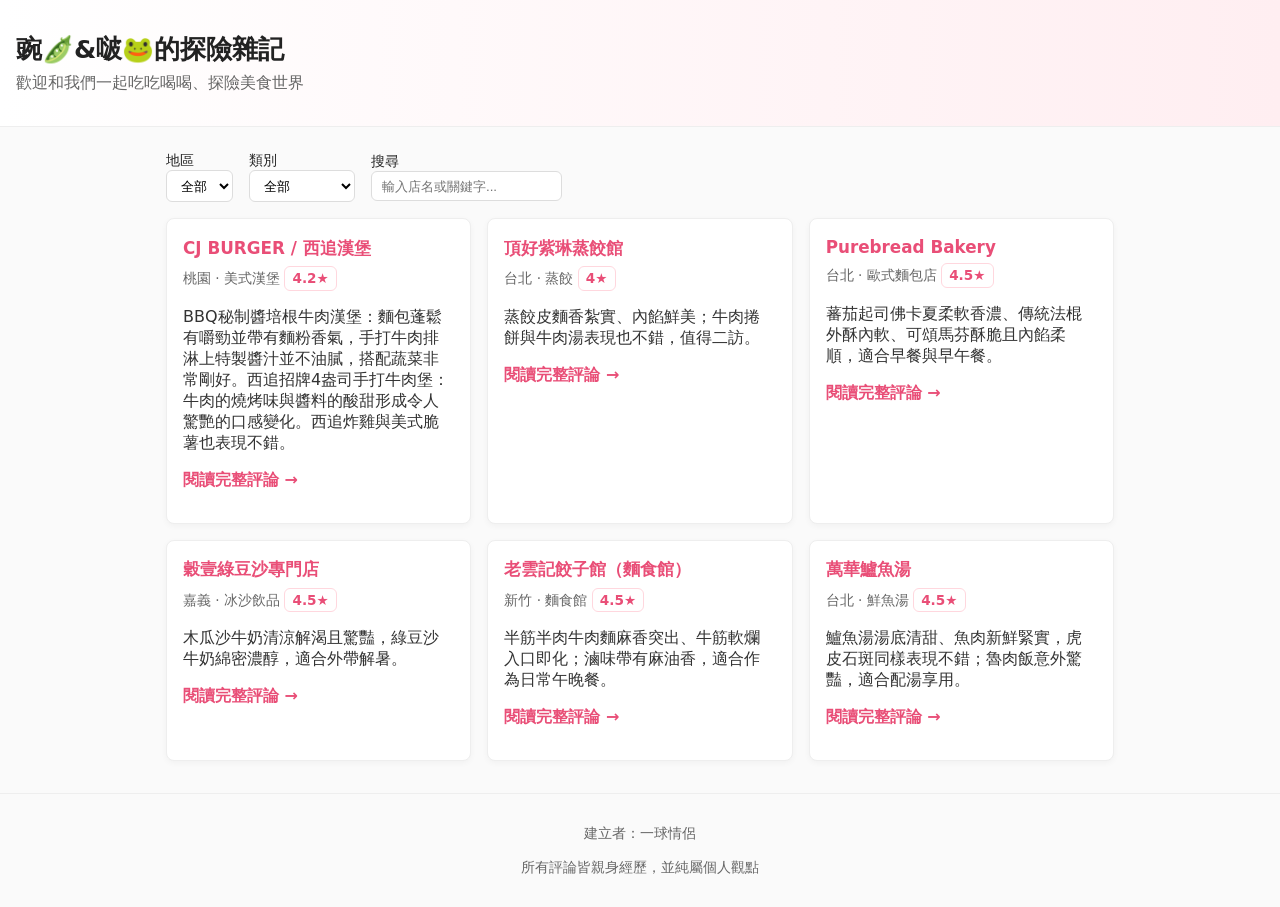
<file: index.html>
<!doctype html>
<html lang="zh-Hant">
<head>
  <meta charset="utf-8" />
  <meta name="viewport" content="width=device-width,initial-scale=1" />
  <title>一球情侶的美食探險 — Food Reviews</title>
  <link rel="stylesheet" href="css/style.css">
</head>
<body>
  <header class="site-header">
    <h1>豌🫛&啵🐸的探險雜記</h1>
    <p class="lead">歡迎和我們一起吃吃喝喝、探險美食世界</p>
  </header>

  <main class="container">
    <section class="controls">
      <label>地區
        <select id="regionFilter">
          <option value="all">全部</option>
        </select>
      </label>

      <label>類別
        <select id="categoryFilter">
          <option value="all">全部</option>
        </select>
      </label>

      <label>搜尋
        <input id="searchInput" type="search" placeholder="輸入店名或關鍵字...">
      </label>
    </section>

    <section id="reviews" class="grid"></section>
  </main>

  <footer class="site-footer">
    <p>建立者：一球情侶</p>
    <p>所有評論皆親身經歷，並純屬個人觀點</p>
  </footer>

  <script src="js/main.js"></script>
</body>
</html>
</file>
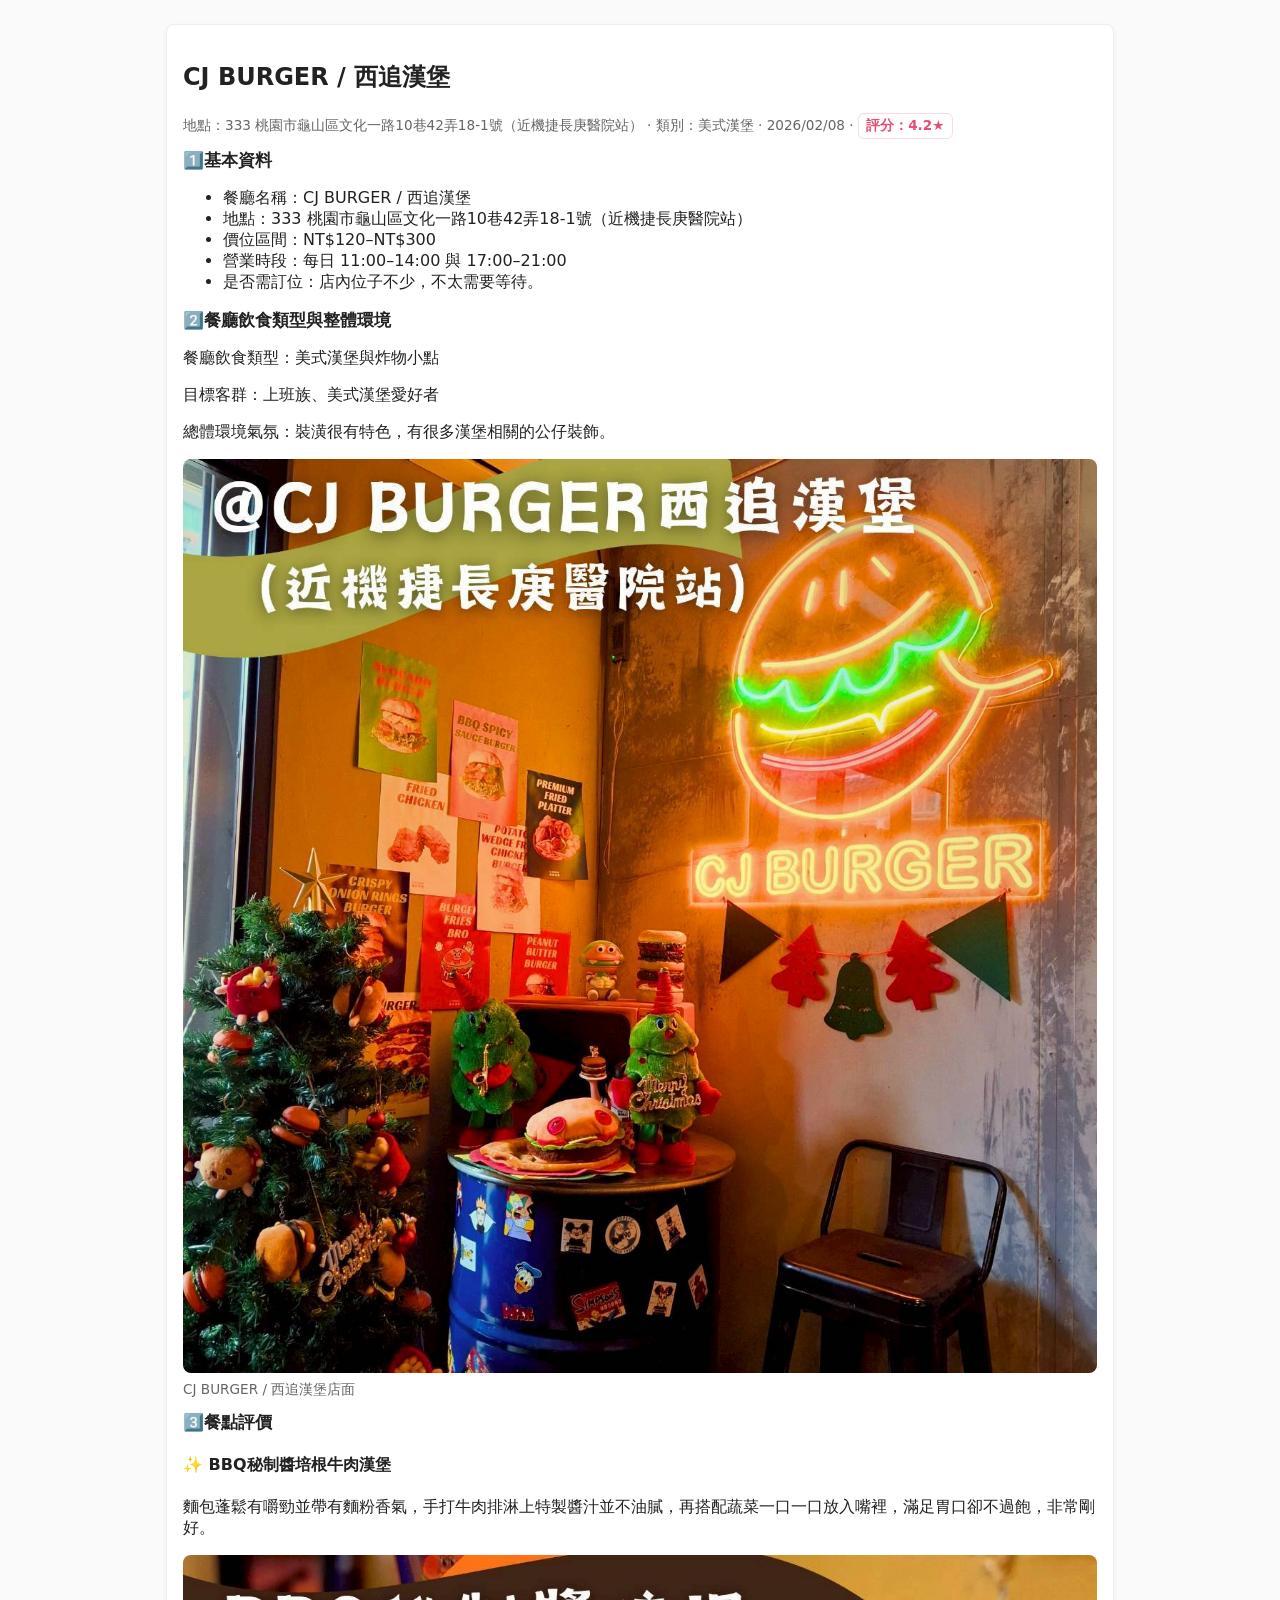
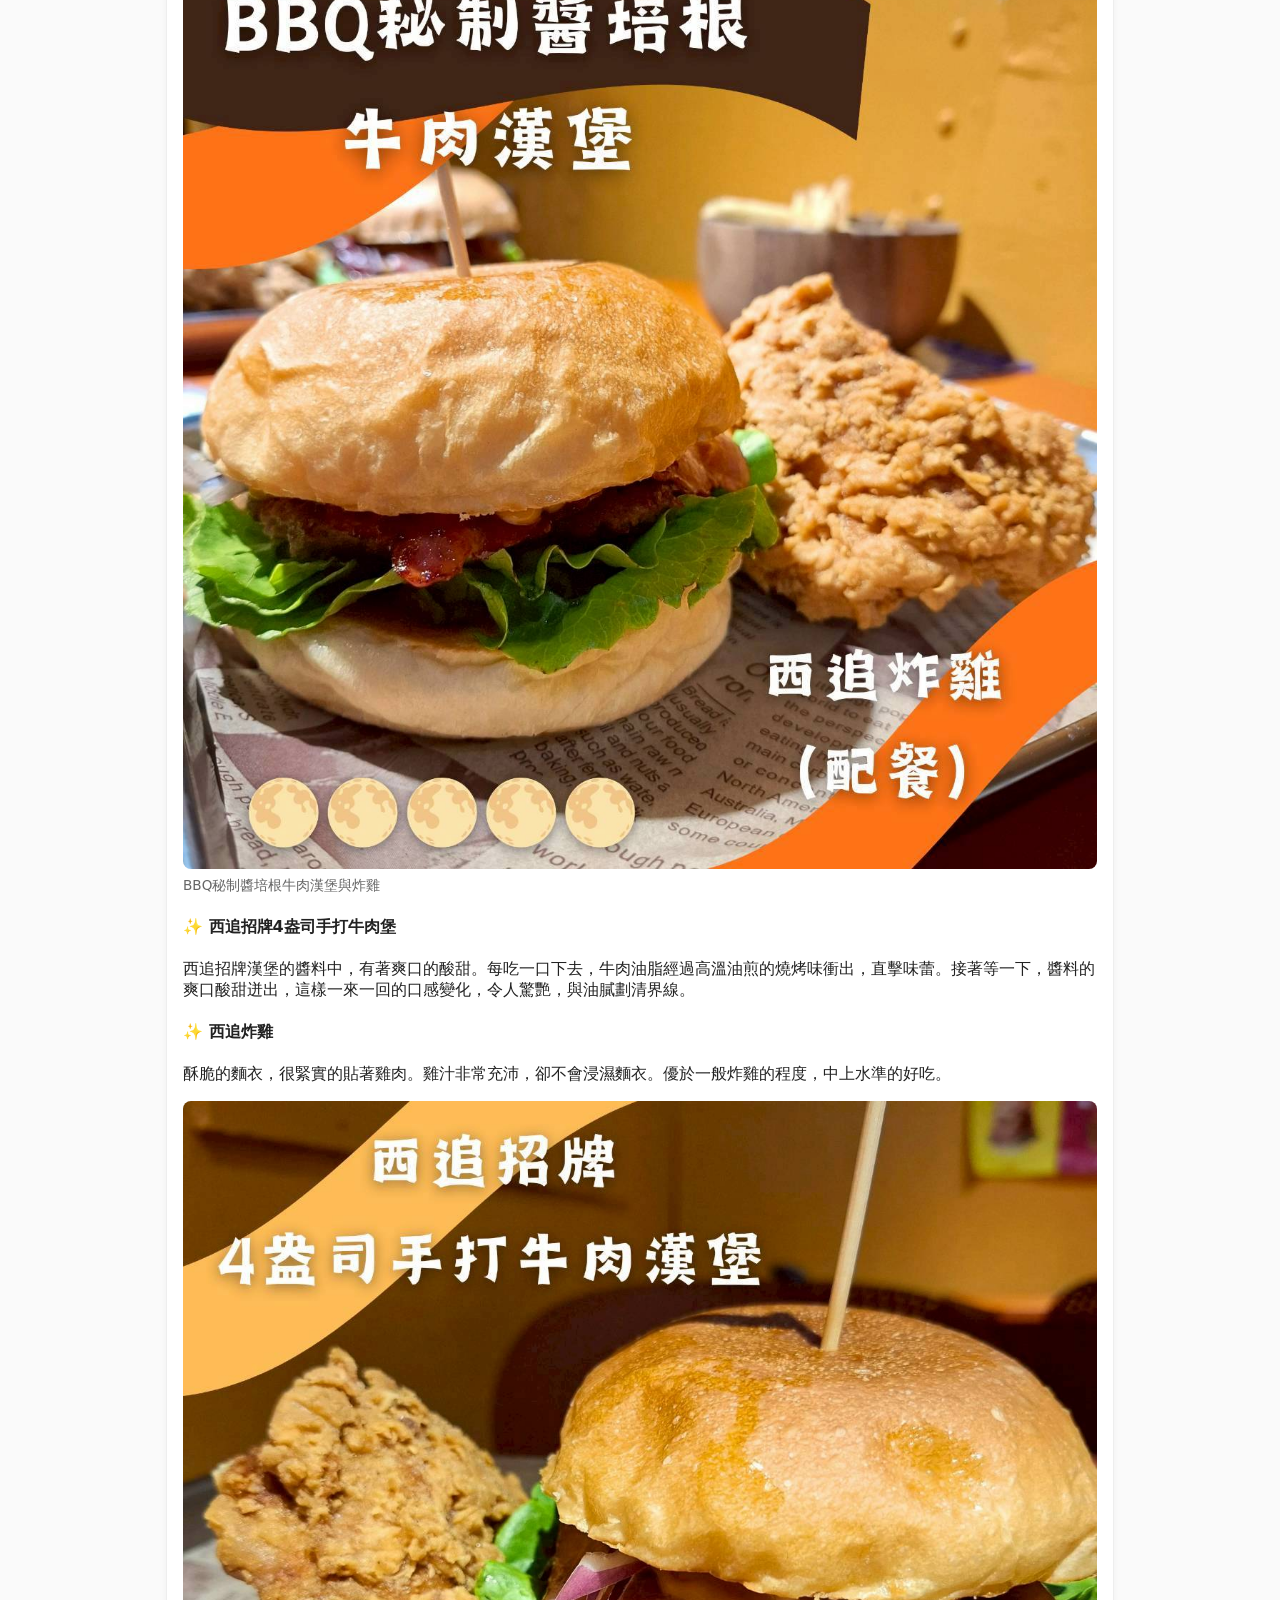
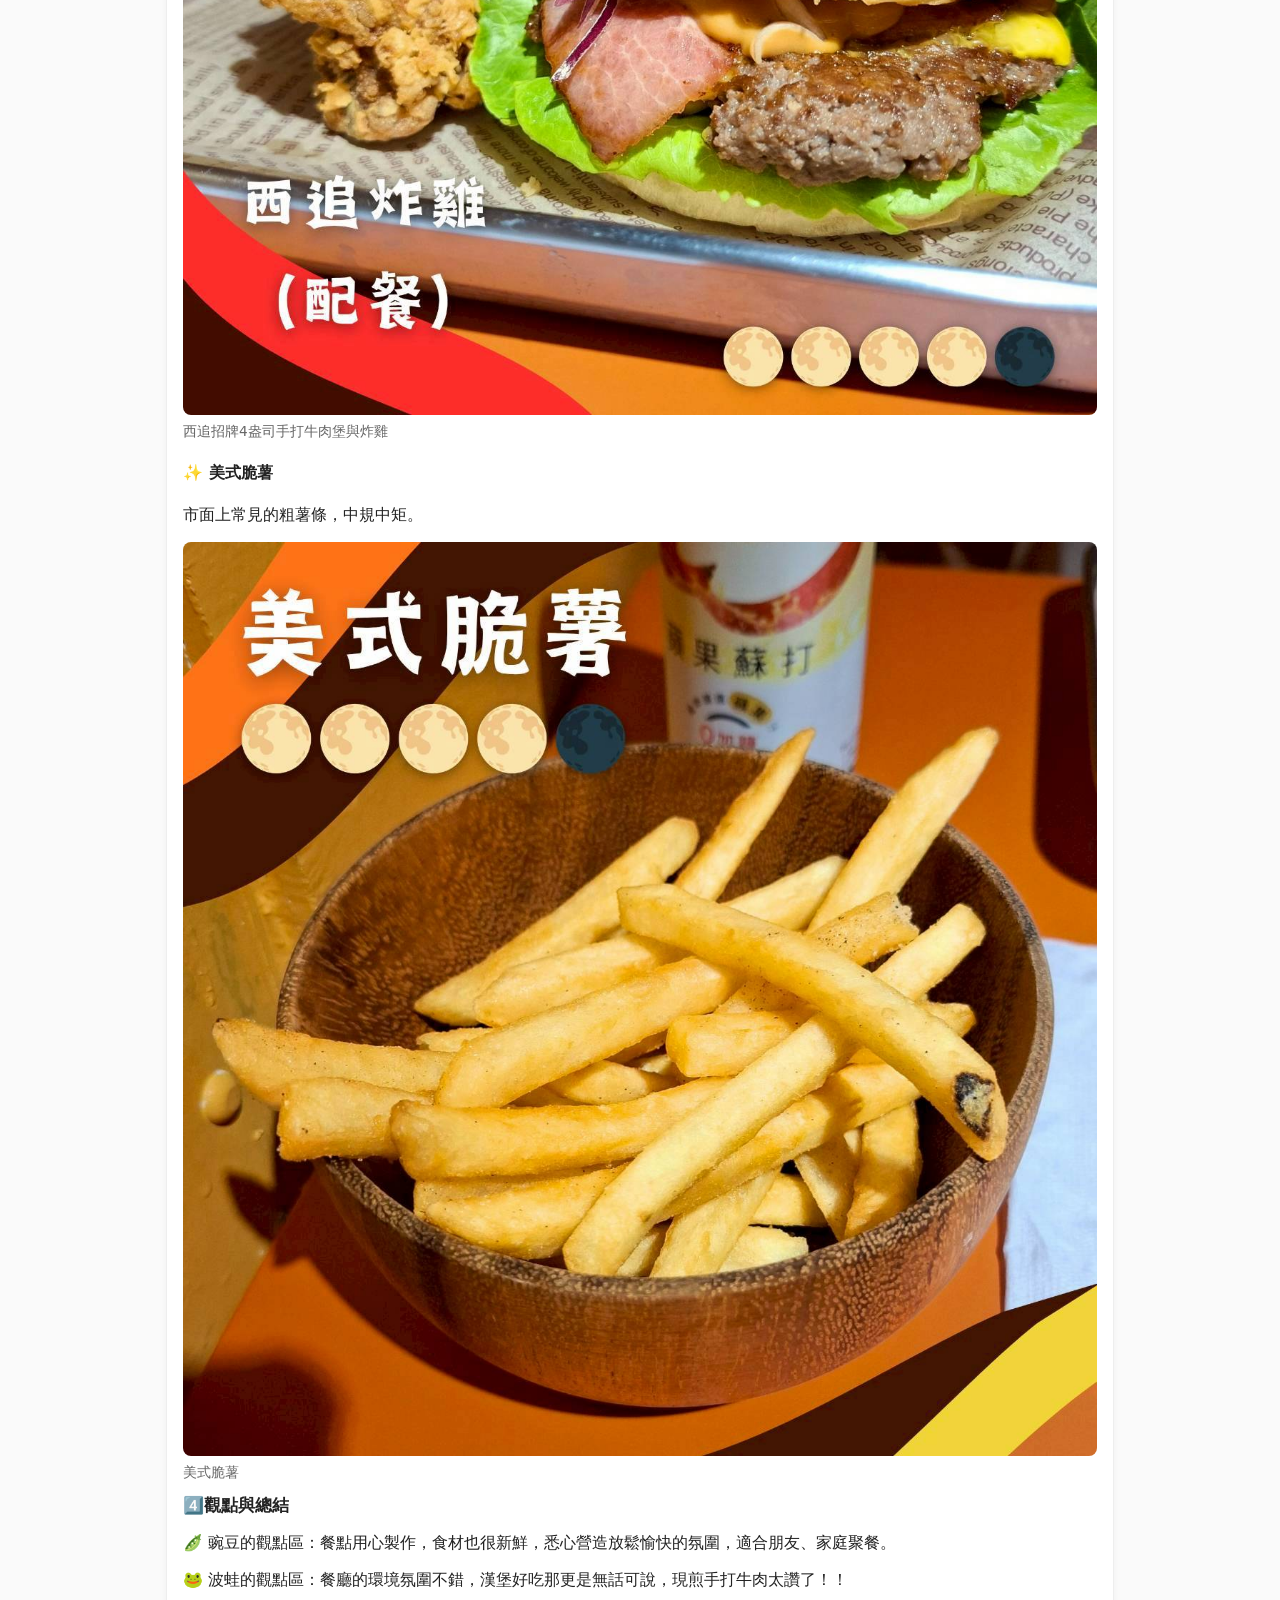
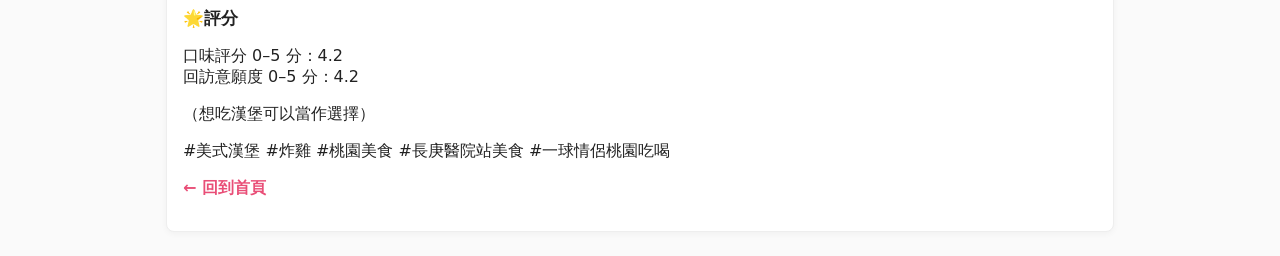
<file: reviews/cj-hamburger.html>
<!doctype html>
<html lang="zh-Hant">
<head>
  <meta charset="utf-8">
  <meta name="viewport" content="width=device-width,initial-scale=1" />
  <title>CJ 漢堡 — 美食評論</title>
  <link rel="stylesheet" href="../css/style.css">
</head>
<body>
  <main class="container">
    <article class="card">
      <h2>CJ BURGER / 西追漢堡</h2>
      <div class="meta">地點：333 桃園市龜山區文化一路10巷42弄18-1號（近機捷長庚醫院站） · 類別：美式漢堡 · 2026/02/08 · <span class="rating">評分：4.2★</span></div>

      <h3>1️⃣基本資料</h3>
      <ul>
        <li>餐廳名稱：CJ BURGER / 西追漢堡</li>
        <li>地點：333 桃園市龜山區文化一路10巷42弄18-1號（近機捷長庚醫院站）</li>
        <li>價位區間：NT$120–NT$300</li>
        <li>營業時段：每日 11:00–14:00 與 17:00–21:00</li>
        <li>是否需訂位：店內位子不少，不太需要等待。</li>
      </ul>

      <h3>2️⃣餐廳飲食類型與整體環境</h3>
      <p>餐廳飲食類型：美式漢堡與炸物小點</p>
      <p>目標客群：上班族、美式漢堡愛好者</p>
      <p>總體環境氣氛：裝潢很有特色，有很多漢堡相關的公仔裝飾。</p>
      <figure>
        <img src="cj-hamburger_storefront.jpg" alt="CJ BURGER / 西追漢堡店面" />
        <figcaption>CJ BURGER / 西追漢堡店面</figcaption>
      </figure>

      <h3>3️⃣餐點評價</h3>
      <h4>✨️ BBQ秘制醬培根牛肉漢堡</h4>
      <p>麵包蓬鬆有嚼勁並帶有麵粉香氣，手打牛肉排淋上特製醬汁並不油膩，再搭配蔬菜一口一口放入嘴裡，滿足胃口卻不過飽，非常剛好。</p>
      <figure>
        <img src="cj-hamburger_bbqbeef.jpg" alt="BBQ秘制醬培根牛肉漢堡與炸雞" />
        <figcaption>BBQ秘制醬培根牛肉漢堡與炸雞</figcaption>
      </figure>

      <h4>✨️ 西追招牌4盎司手打牛肉堡</h4>
      <p>西追招牌漢堡的醬料中，有著爽口的酸甜。每吃一口下去，牛肉油脂經過高溫油煎的燒烤味衝出，直擊味蕾。接著等一下，醬料的爽口酸甜迸出，這樣一來一回的口感變化，令人驚艷，與油膩劃清界線。</p>

      <h4>✨️ 西追炸雞</h4>
      <p>酥脆的麵衣，很緊實的貼著雞肉。雞汁非常充沛，卻不會浸濕麵衣。優於一般炸雞的程度，中上水準的好吃。</p>
      <figure>
        <img src="cj-hamburger_4ouncebeef.jpg" alt="西追招牌4盎司手打牛肉堡與炸雞" />
        <figcaption>西追招牌4盎司手打牛肉堡與炸雞</figcaption>
      </figure>

      <h4>✨️ 美式脆薯</h4>
      <p>市面上常見的粗薯條，中規中矩。</p>
      <figure>
        <img src="cj-hamburger_frice.jpg" alt="美式脆薯" />
        <figcaption>美式脆薯</figcaption>
      </figure>

      <h3>4️⃣觀點與總結</h3>
      <p>🫛 豌豆的觀點區：餐點用心製作，食材也很新鮮，悉心營造放鬆愉快的氛圍，適合朋友、家庭聚餐。</p>
      <p>🐸 波蛙的觀點區：餐廳的環境氛圍不錯，漢堡好吃那更是無話可說，現煎手打牛肉太讚了！！</p>

      <h3>🌟評分</h3>
      <p>口味評分 0–5 分：4.2<br>回訪意願度 0–5 分：4.2</p>
      <p>（想吃漢堡可以當作選擇）</p>

      <p class="muted">#美式漢堡 #炸雞 #桃園美食 #長庚醫院站美食 #一球情侶桃園吃喝</p>

      <p><a href="../index.html">← 回到首頁</a></p>
    </article>
  </main>
</body>
</html>
</file>
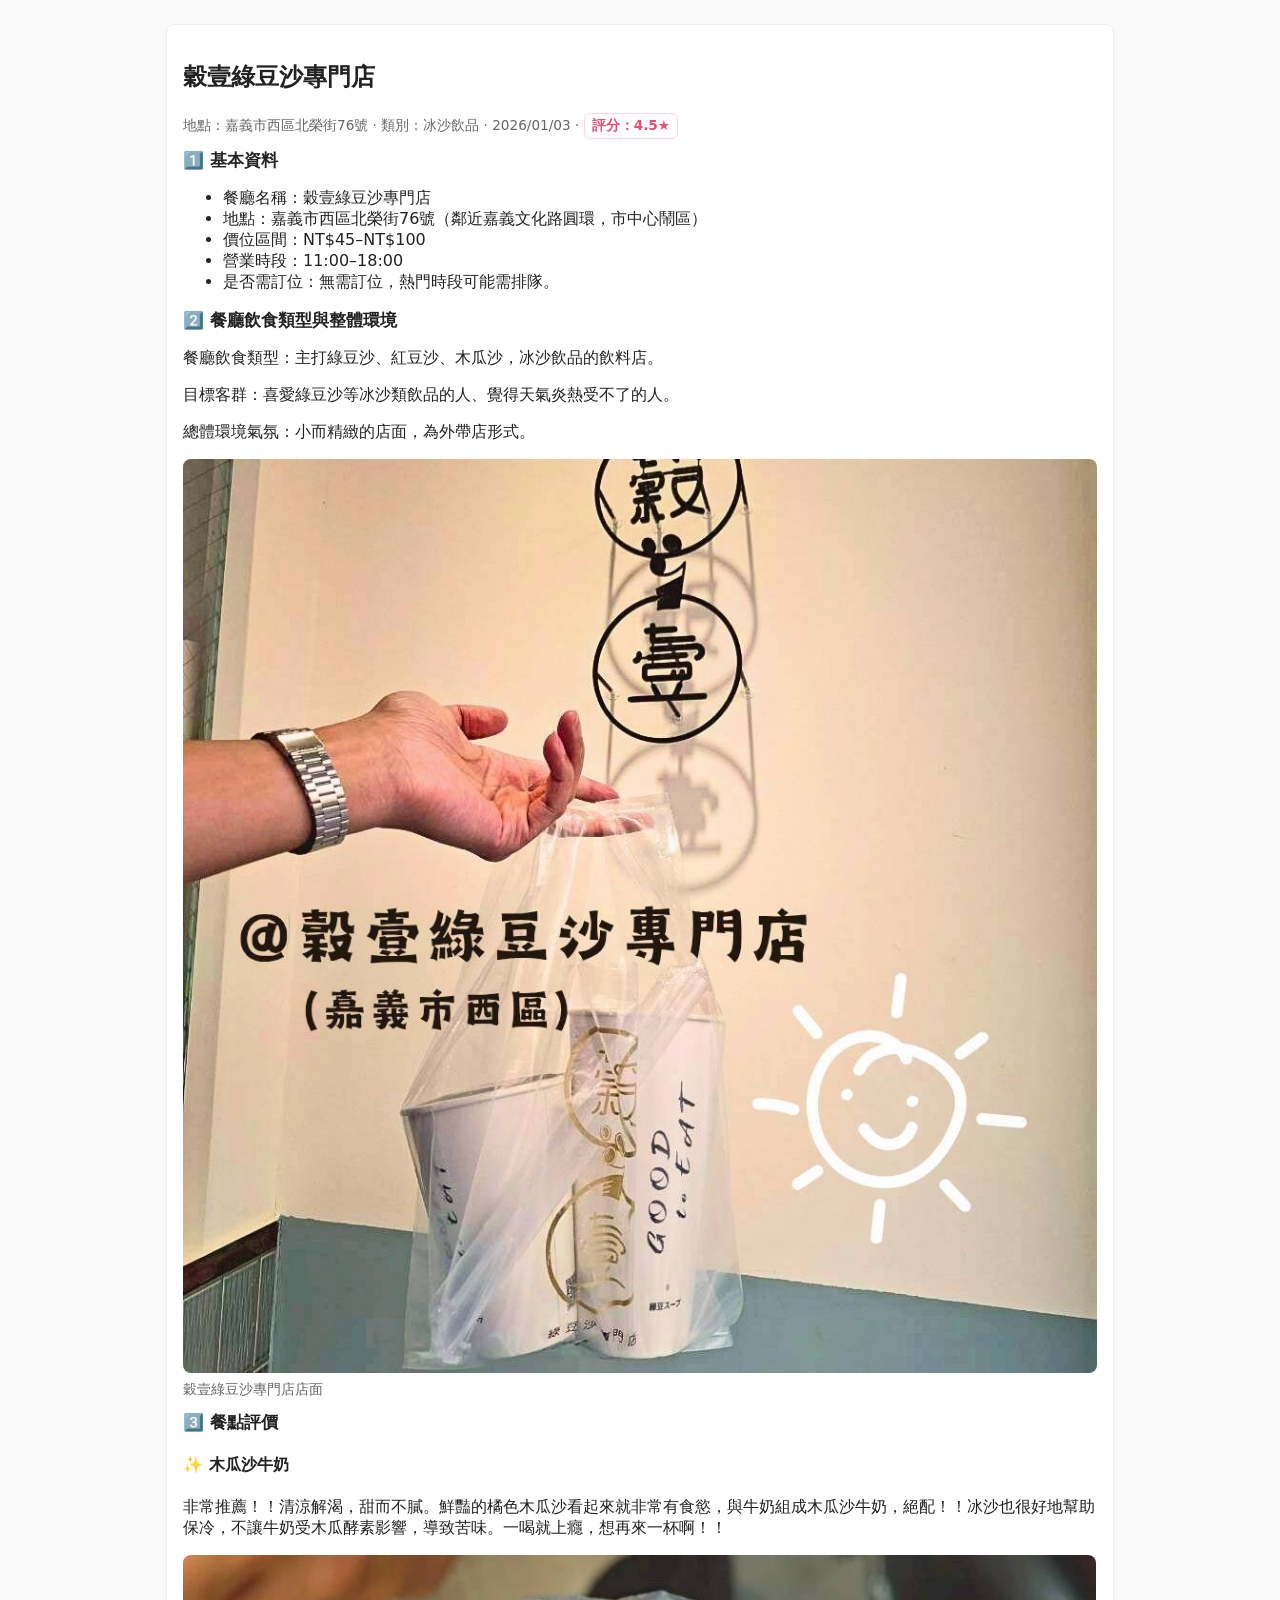
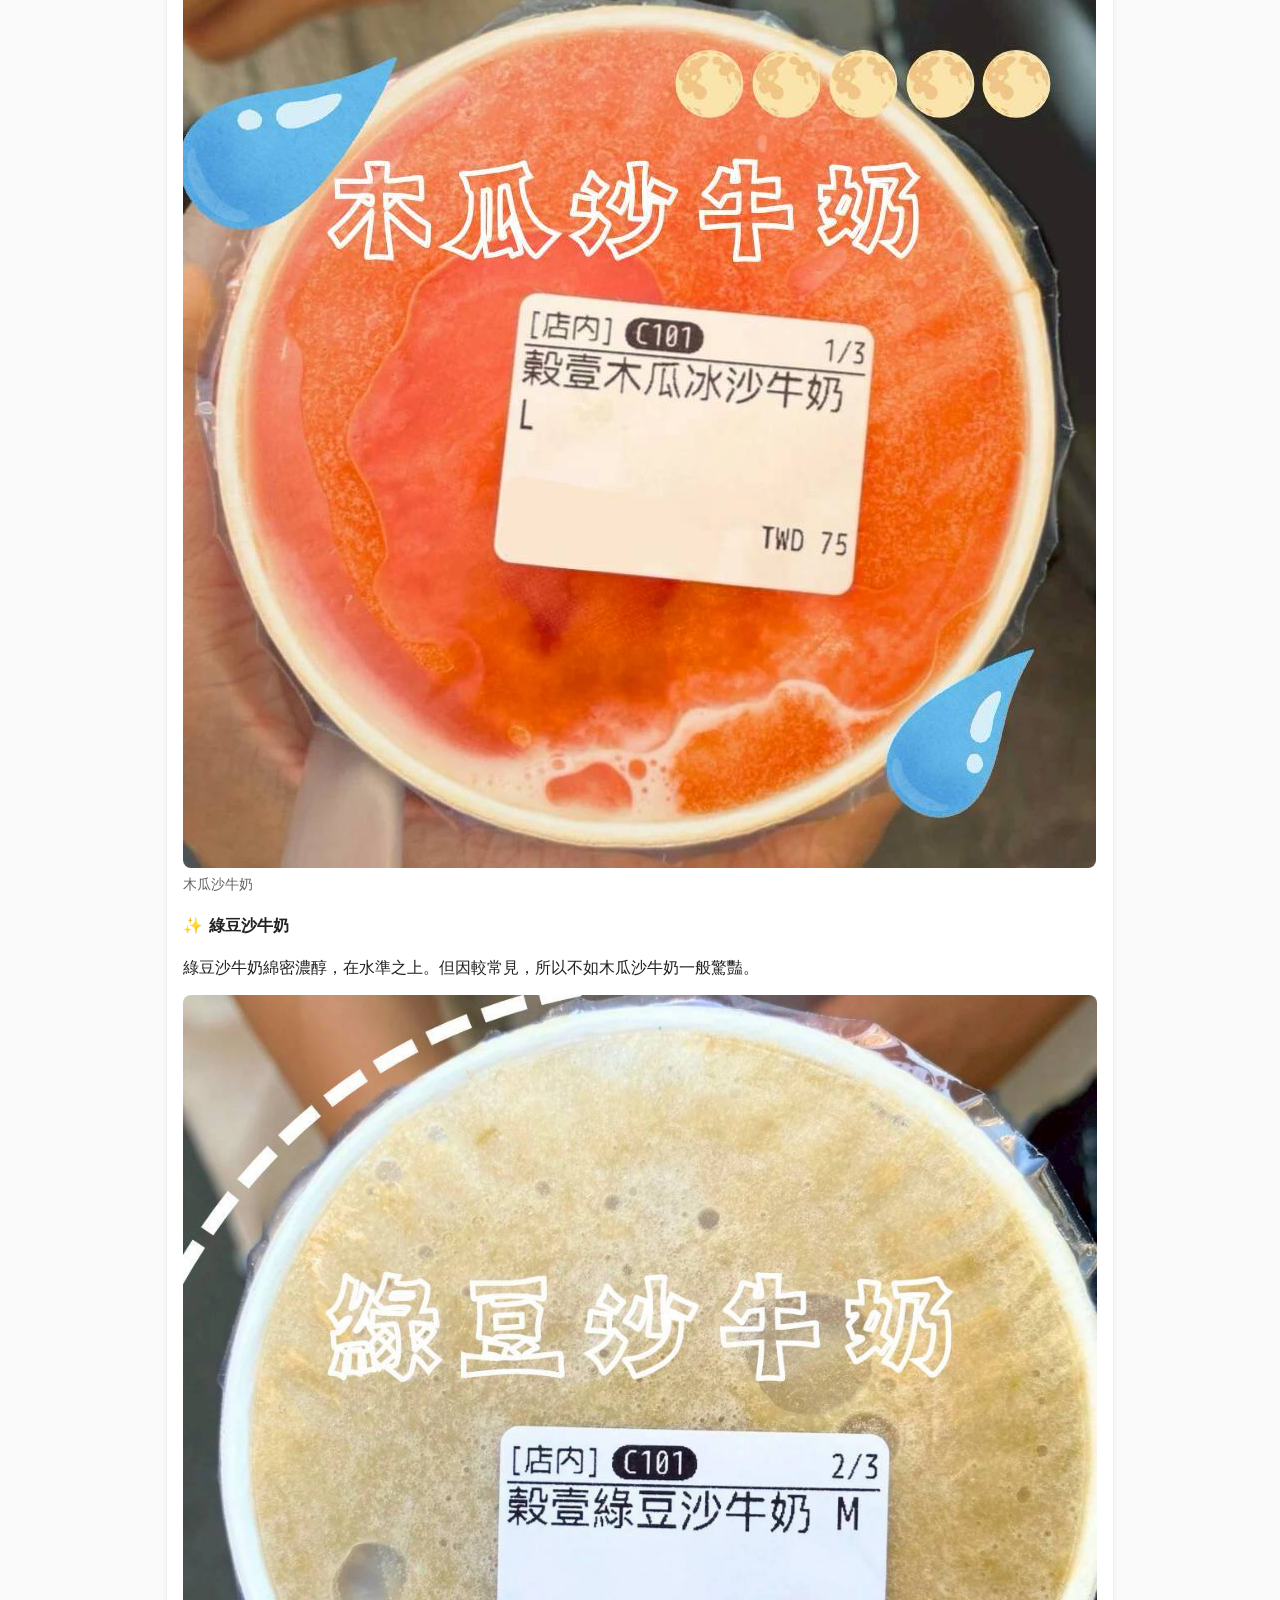
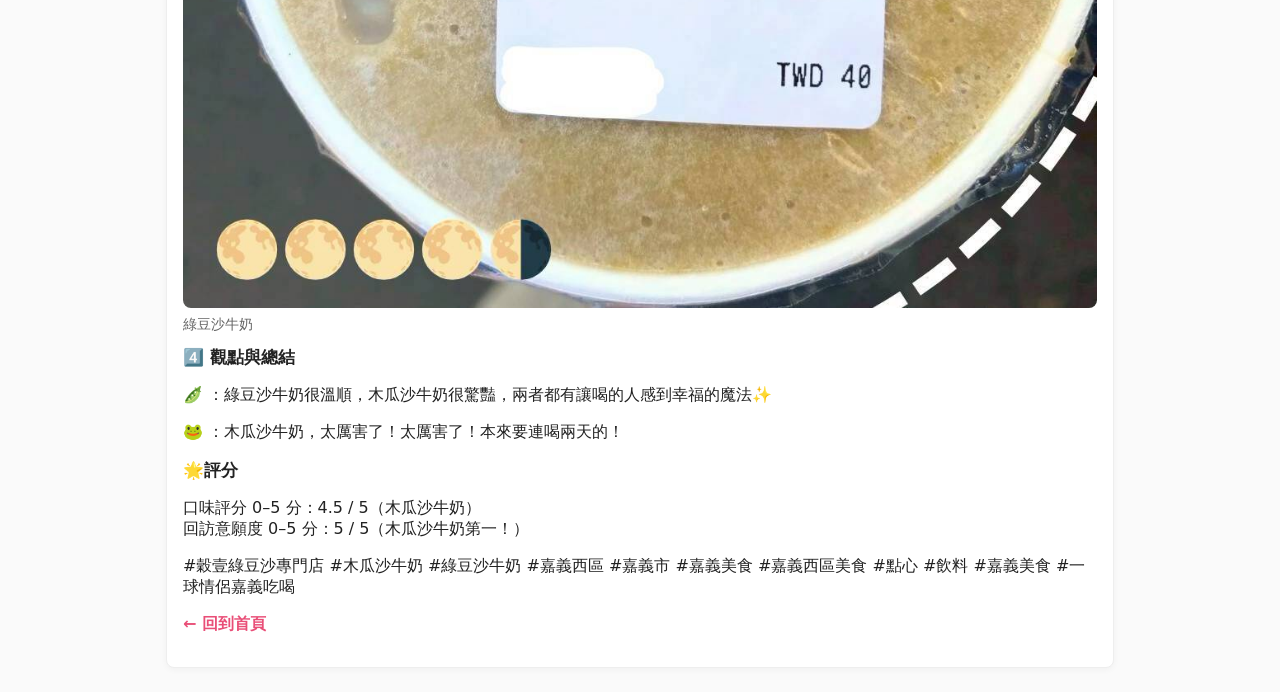
<file: reviews/guyi-mungbean.html>
<!doctype html>
<html lang="zh-Hant">
<head>
  <meta charset="utf-8">
  <meta name="viewport" content="width=device-width,initial-scale=1" />
  <title>穀壹綠豆沙專門店 — 美食評論</title>
  <link rel="stylesheet" href="../css/style.css">
</head>
<body>
  <main class="container">
    <article class="card">
      <h2>穀壹綠豆沙專門店</h2>
      <div class="meta">地點：嘉義市西區北榮街76號 · 類別：冰沙飲品 · 2026/01/03 · <span class="rating">評分：4.5★</span></div>

      <h3>1️⃣ 基本資料</h3>
      <ul>
        <li>餐廳名稱：穀壹綠豆沙專門店</li>
        <li>地點：嘉義市西區北榮街76號（鄰近嘉義文化路圓環，市中心鬧區）</li>
        <li>價位區間：NT$45–NT$100</li>
        <li>營業時段：11:00–18:00</li>
        <li>是否需訂位：無需訂位，熱門時段可能需排隊。</li>
      </ul>

      <h3>2️⃣ 餐廳飲食類型與整體環境</h3>
      <p>餐廳飲食類型：主打綠豆沙、紅豆沙、木瓜沙，冰沙飲品的飲料店。</p>
      <p>目標客群：喜愛綠豆沙等冰沙類飲品的人、覺得天氣炎熱受不了的人。</p>
      <p>總體環境氣氛：小而精緻的店面，為外帶店形式。</p>
      <figure>
        <img src="guyi-mungbean_storefront.jpg" alt="穀壹綠豆沙專門店店面" />
        <figcaption>穀壹綠豆沙專門店店面</figcaption>
      </figure>

      <h3>3️⃣ 餐點評價</h3>
      <h4>✨️ 木瓜沙牛奶</h4>
      <p>非常推薦！！清涼解渴，甜而不膩。鮮豔的橘色木瓜沙看起來就非常有食慾，與牛奶組成木瓜沙牛奶，絕配！！冰沙也很好地幫助保冷，不讓牛奶受木瓜酵素影響，導致苦味。一喝就上癮，想再來一杯啊！！</p>
      <figure>
        <img src="guyi-mungbean_papaya.jpg" alt="木瓜沙牛奶" />
        <figcaption>木瓜沙牛奶</figcaption>
      </figure>

      <h4>✨️ 綠豆沙牛奶</h4>
      <p>綠豆沙牛奶綿密濃醇，在水準之上。但因較常見，所以不如木瓜沙牛奶一般驚豔。</p>
      <figure>
        <img src="guyi-mungbean_mungbean.jpg" alt="綠豆沙牛奶" />
        <figcaption>綠豆沙牛奶</figcaption>
      </figure>

      <h3>4️⃣ 觀點與總結</h3>
      <p>🫛 ：綠豆沙牛奶很溫順，木瓜沙牛奶很驚豔，兩者都有讓喝的人感到幸福的魔法✨️</p>
      <p>🐸 ：木瓜沙牛奶，太厲害了！太厲害了！本來要連喝兩天的！</p>

      <h3>🌟評分</h3>
      <p>口味評分 0–5 分：4.5 / 5（木瓜沙牛奶）<br>回訪意願度 0–5 分：5 / 5（木瓜沙牛奶第一！）</p>

      <p class="muted">#穀壹綠豆沙專門店 #木瓜沙牛奶 #綠豆沙牛奶 #嘉義西區 #嘉義市 #嘉義美食 #嘉義西區美食 #點心 #飲料 #嘉義美食 #一球情侶嘉義吃喝</p>

      <p><a href="../index.html">← 回到首頁</a></p>
    </article>
  </main>
</body>
</html>
</file>
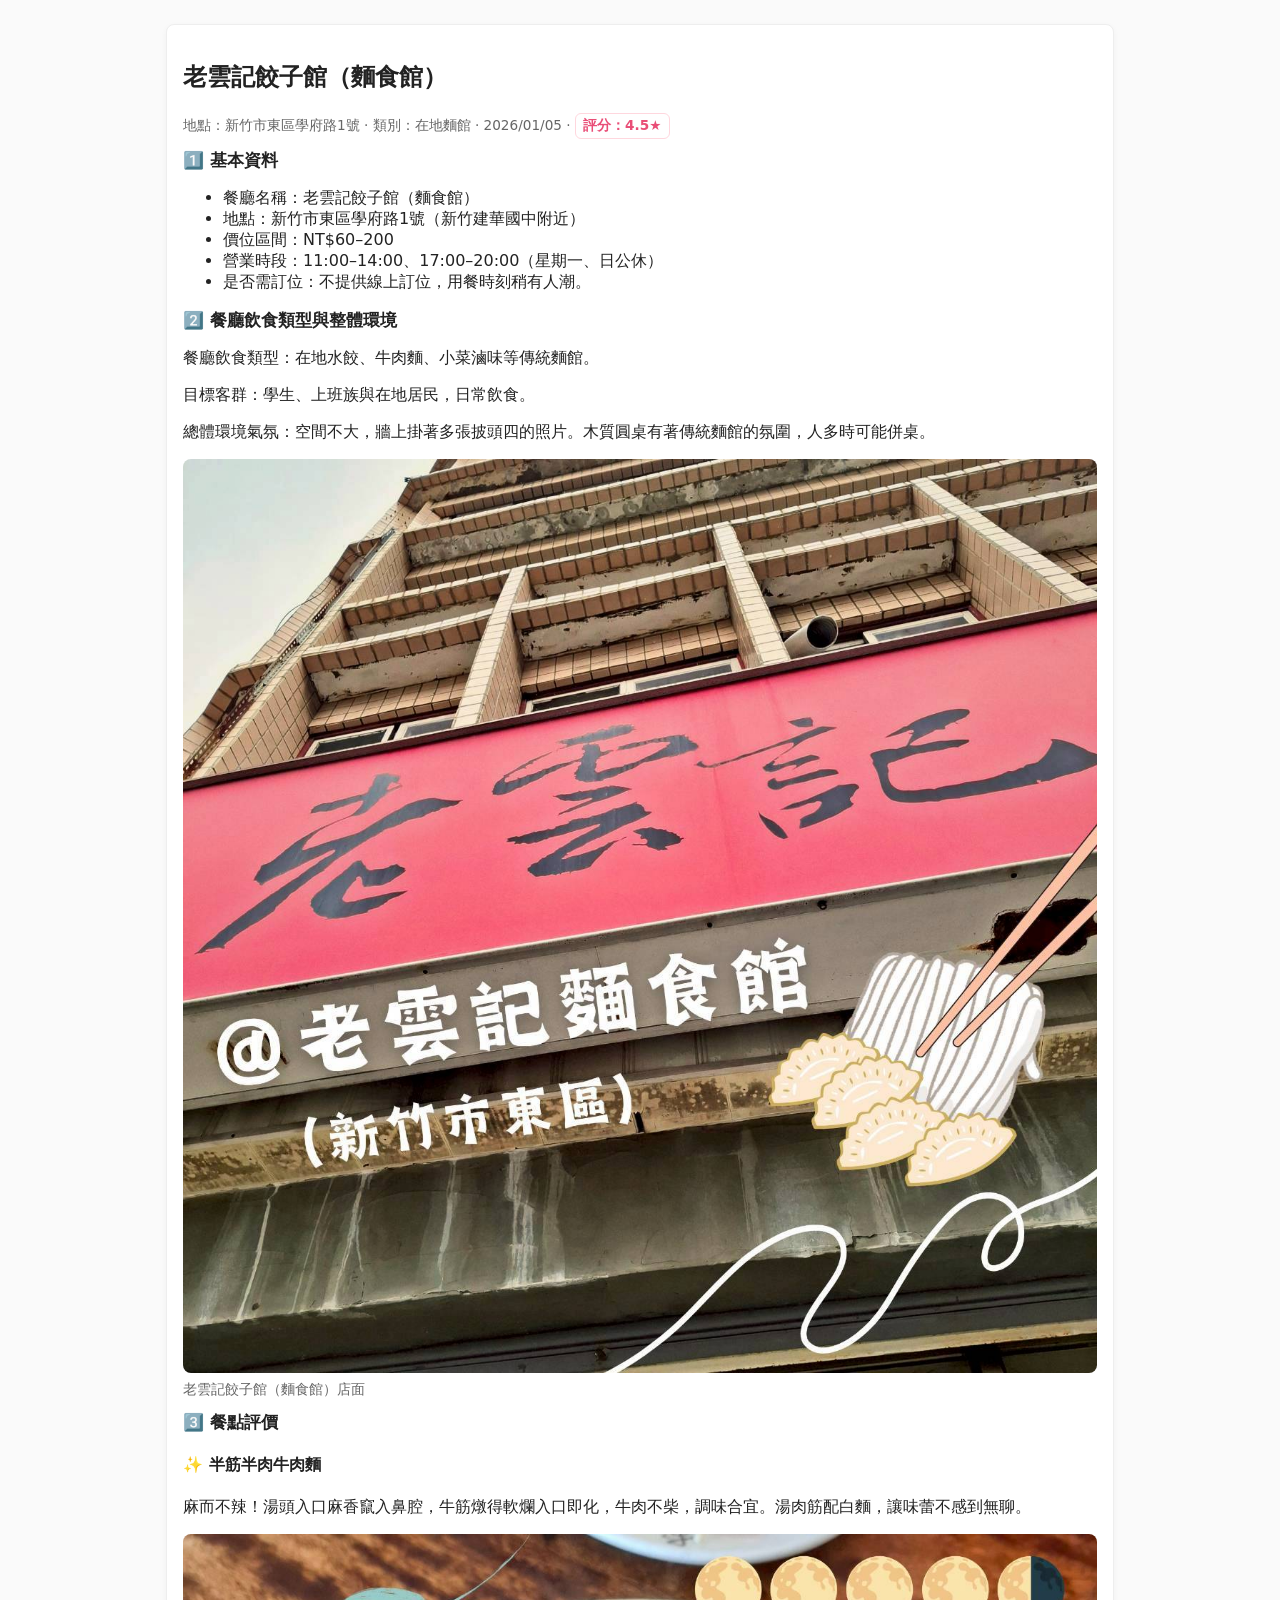
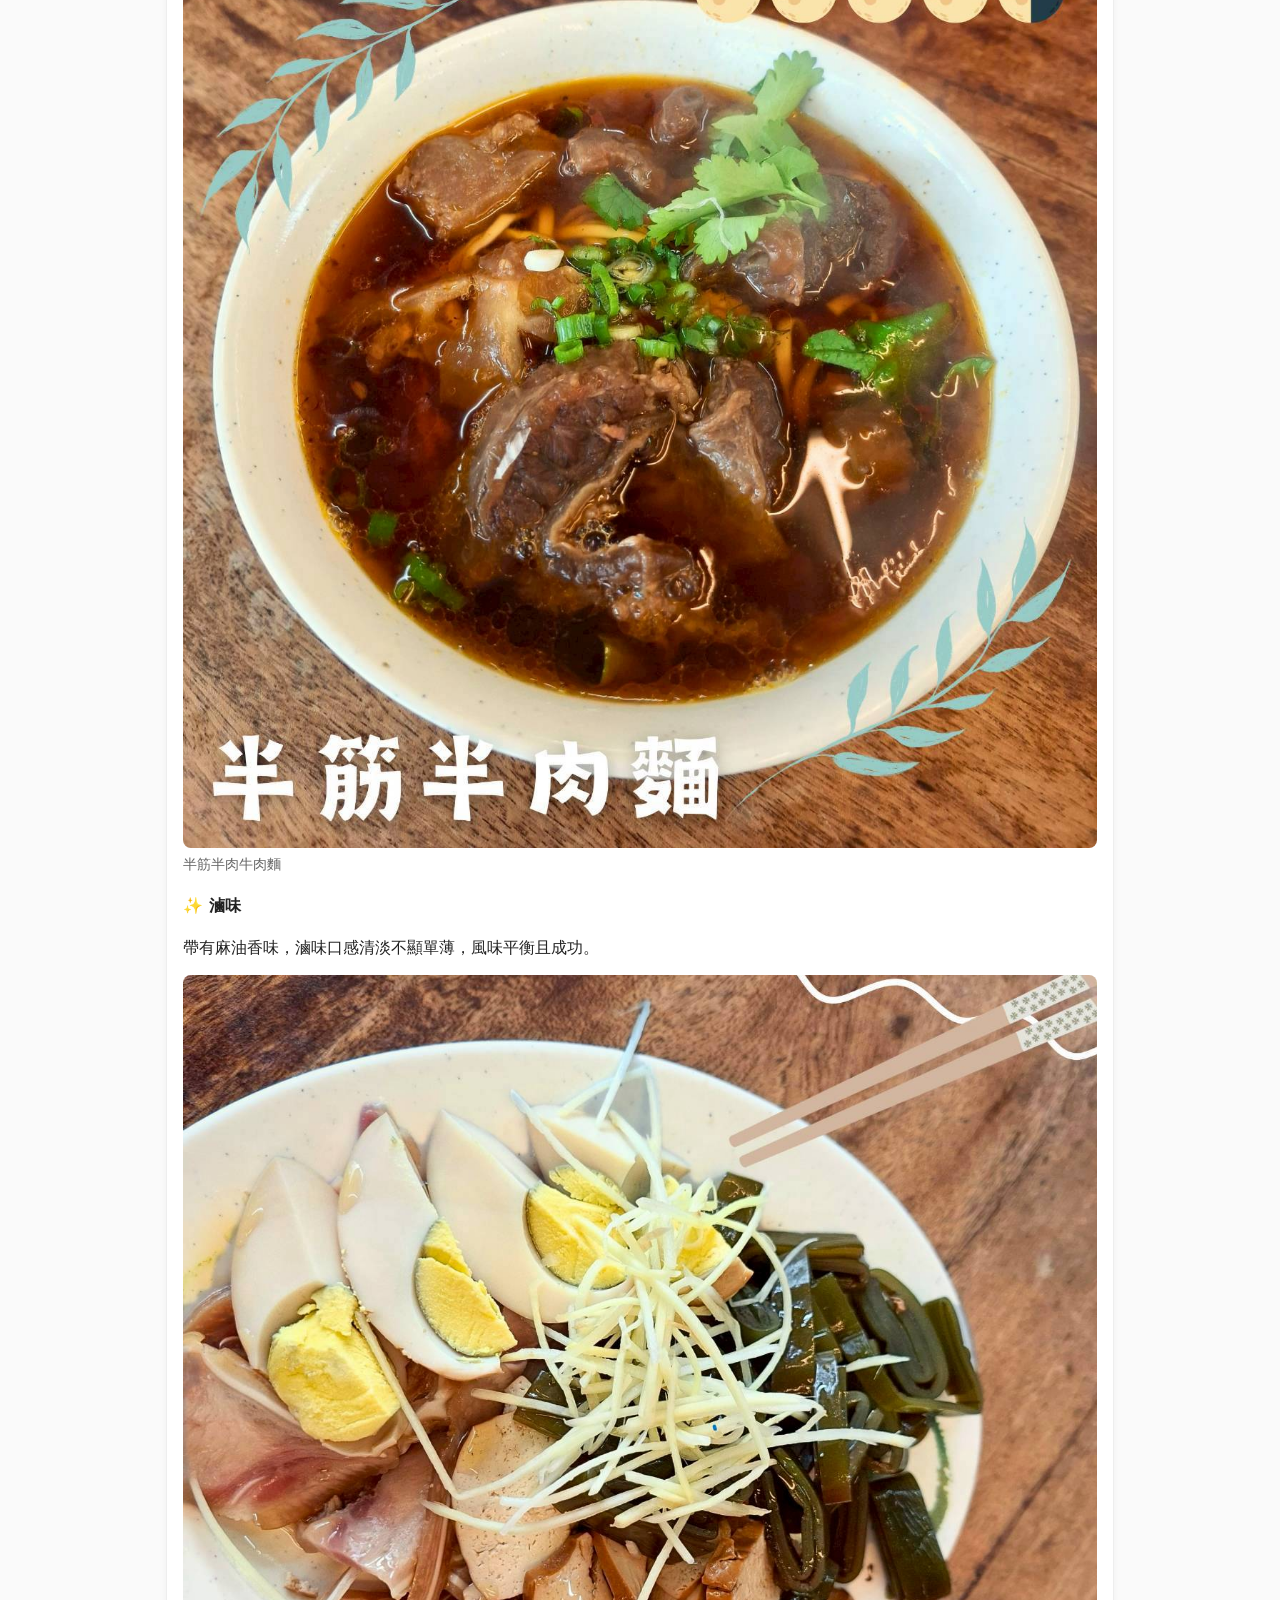
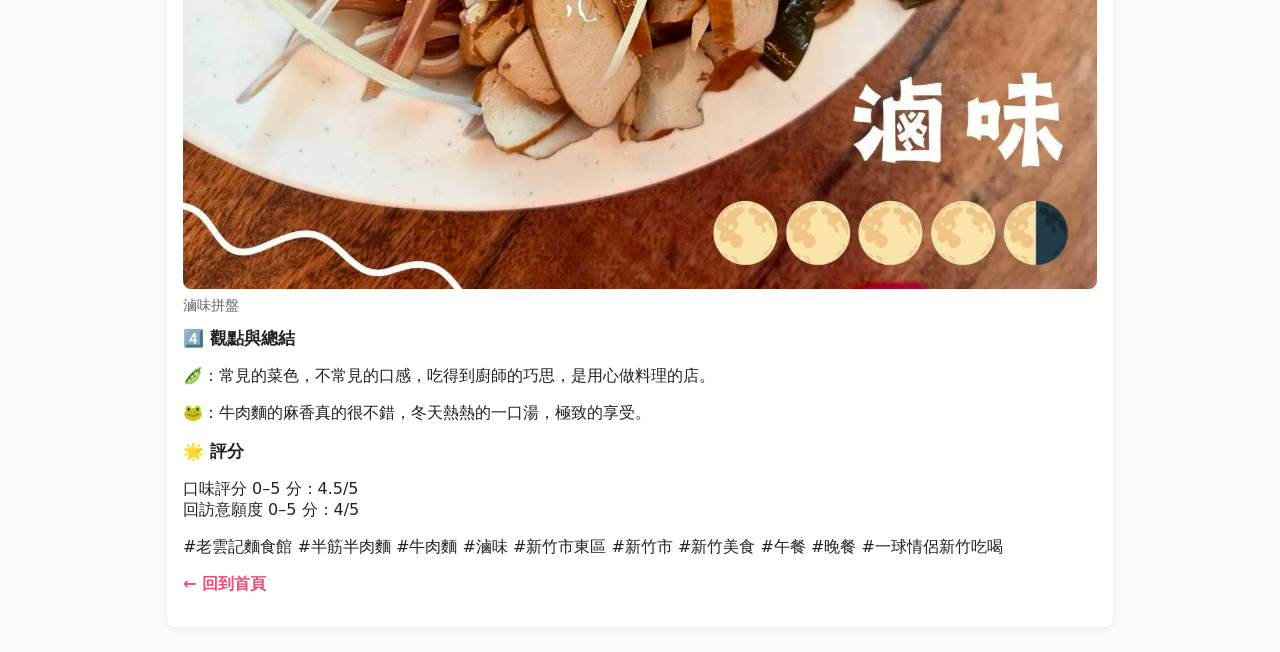
<file: reviews/laoyunji-noodles.html>
<!doctype html>
<html lang="zh-Hant">
<head>
  <meta charset="utf-8">
  <meta name="viewport" content="width=device-width,initial-scale=1" />
  <title>老雲記餃子館（麵食館） — 美食評論</title>
  <link rel="stylesheet" href="../css/style.css">
</head>
<body>
  <main class="container">
    <article class="card">
      <h2>老雲記餃子館（麵食館）</h2>
      <div class="meta">地點：新竹市東區學府路1號 · 類別：在地麵館 · 2026/01/05 · <span class="rating">評分：4.5★</span></div>

      <h3>1️⃣ 基本資料</h3>
      <ul>
        <li>餐廳名稱：老雲記餃子館（麵食館）</li>
        <li>地點：新竹市東區學府路1號（新竹建華國中附近）</li>
        <li>價位區間：NT$60–200</li>
        <li>營業時段：11:00–14:00、17:00–20:00（星期一、日公休）</li>
        <li>是否需訂位：不提供線上訂位，用餐時刻稍有人潮。</li>
      </ul>

      <h3>2️⃣ 餐廳飲食類型與整體環境</h3>
      <p>餐廳飲食類型：在地水餃、牛肉麵、小菜滷味等傳統麵館。</p>
      <p>目標客群：學生、上班族與在地居民，日常飲食。</p>
      <p>總體環境氣氛：空間不大，牆上掛著多張披頭四的照片。木質圓桌有著傳統麵館的氛圍，人多時可能併桌。</p>
      <figure>
        <img src="laoyunji-noodles_storefront.jpg" alt="老雲記餃子館（麵食館）店面" />
        <figcaption>老雲記餃子館（麵食館）店面</figcaption>
      </figure>

      <h3>3️⃣ 餐點評價</h3>
      <h4>✨️ 半筋半肉牛肉麵</h4>
      <p>麻而不辣！湯頭入口麻香竄入鼻腔，牛筋燉得軟爛入口即化，牛肉不柴，調味合宜。湯肉筋配白麵，讓味蕾不感到無聊。</p>
      <figure>
        <img src="laoyunji-noodles_beefnoodle.jpg" alt="半筋半肉牛肉麵" />
        <figcaption>半筋半肉牛肉麵</figcaption>
      </figure>

      <h4>✨️ 滷味</h4>
      <p>帶有麻油香味，滷味口感清淡不顯單薄，風味平衡且成功。</p>
      <figure>
        <img src="laoyunji-noodles_luwei.jpg" alt="滷味拼盤" />
        <figcaption>滷味拼盤</figcaption>
      </figure>

      <h3>4️⃣ 觀點與總結</h3>
      <p>🫛：常見的菜色，不常見的口感，吃得到廚師的巧思，是用心做料理的店。</p>
      <p>🐸：牛肉麵的麻香真的很不錯，冬天熱熱的一口湯，極致的享受。</p>

      <h3>🌟 評分</h3>
      <p>口味評分 0–5 分：4.5/5<br>回訪意願度 0–5 分：4/5</p>

      <p class="muted">#老雲記麵食館 #半筋半肉麵 #牛肉麵 #滷味 #新竹市東區 #新竹市 #新竹美食 #午餐 #晚餐 #一球情侶新竹吃喝</p>

      <p><a href="../index.html">← 回到首頁</a></p>
    </article>
  </main>
</body>
</html>
</file>
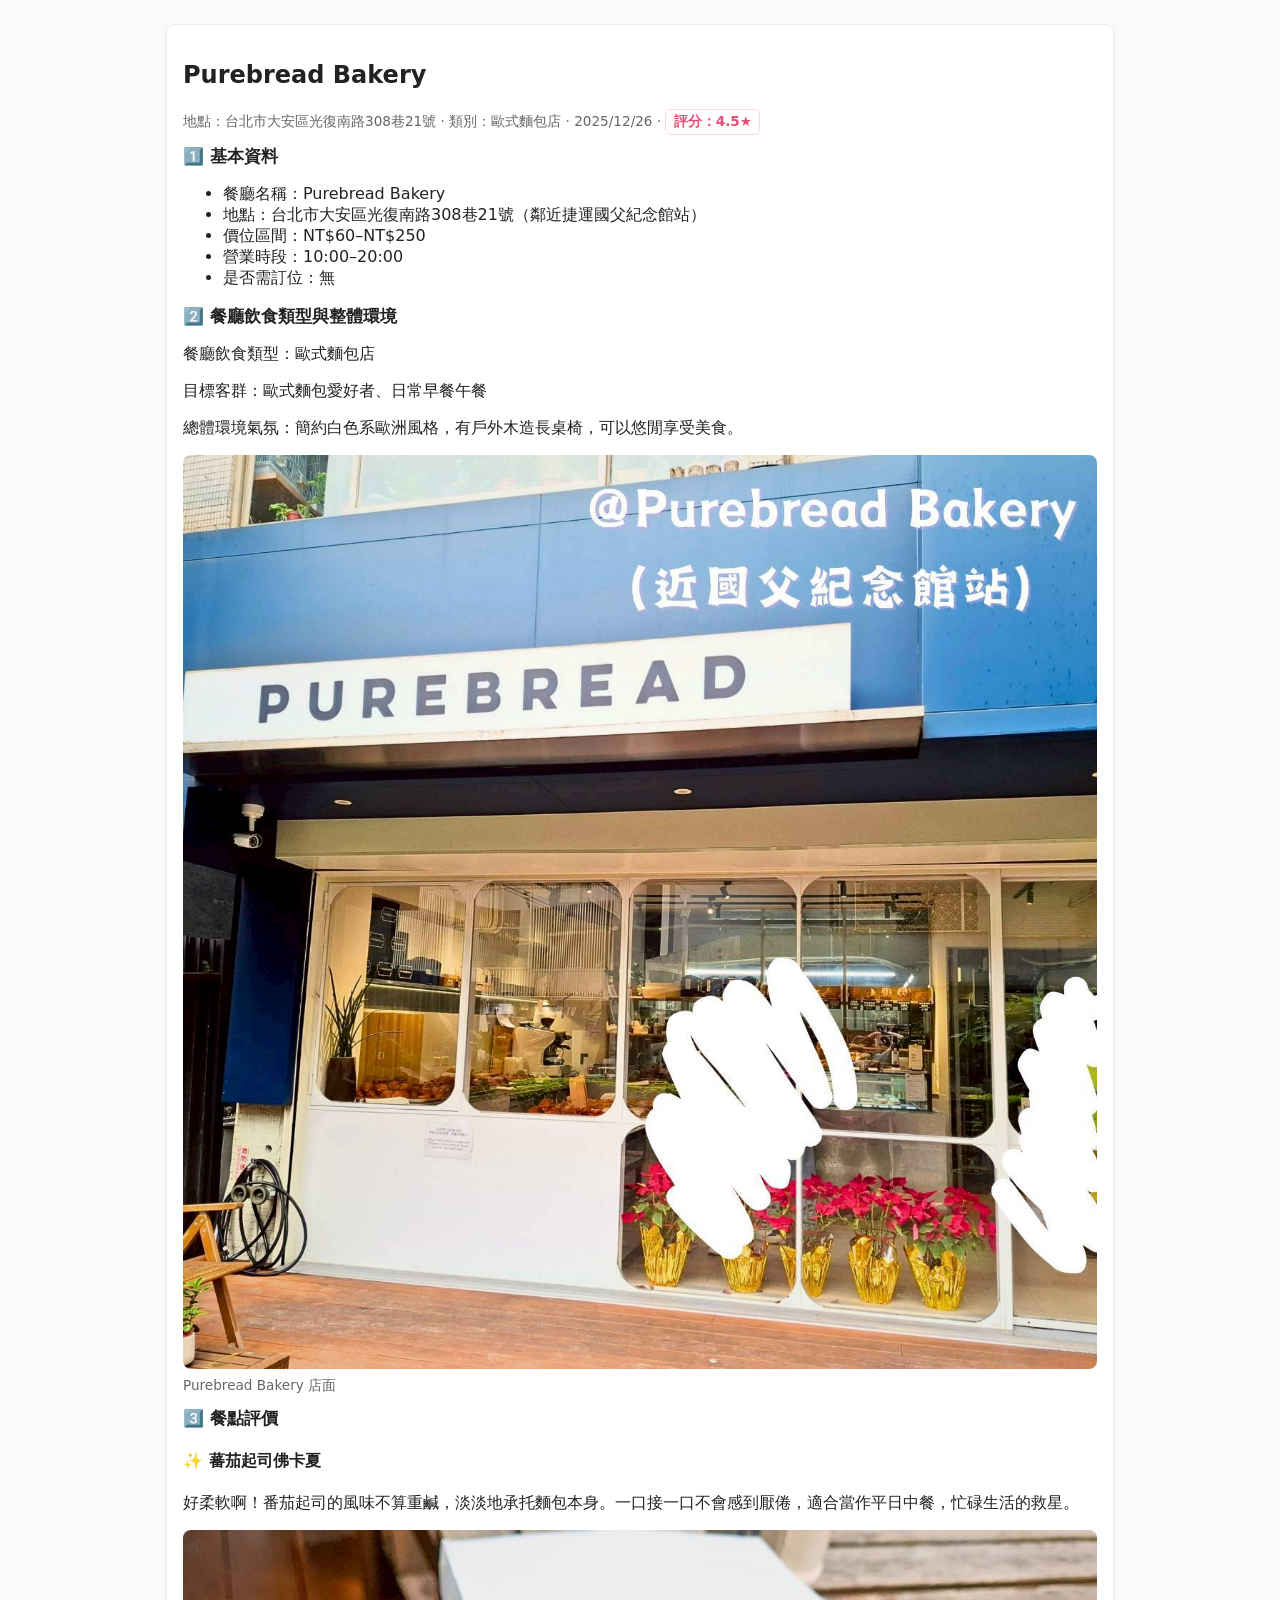
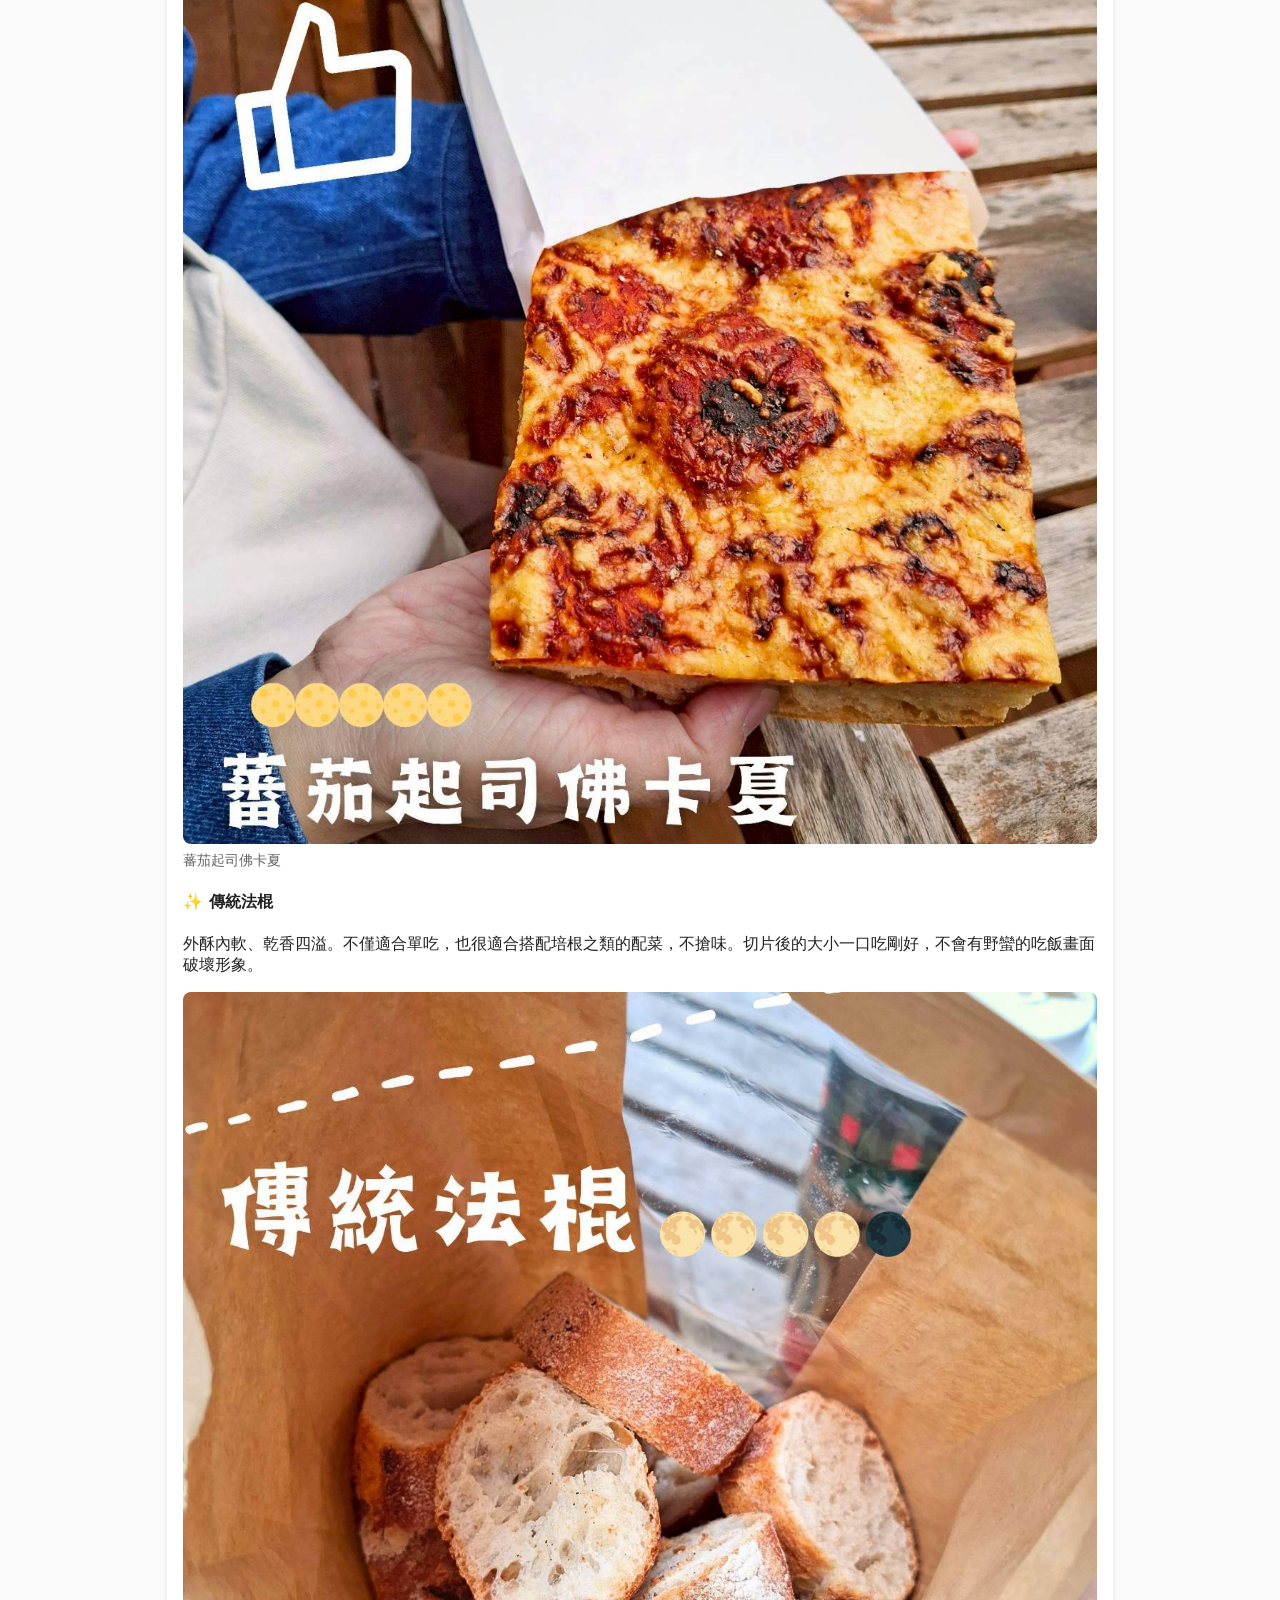
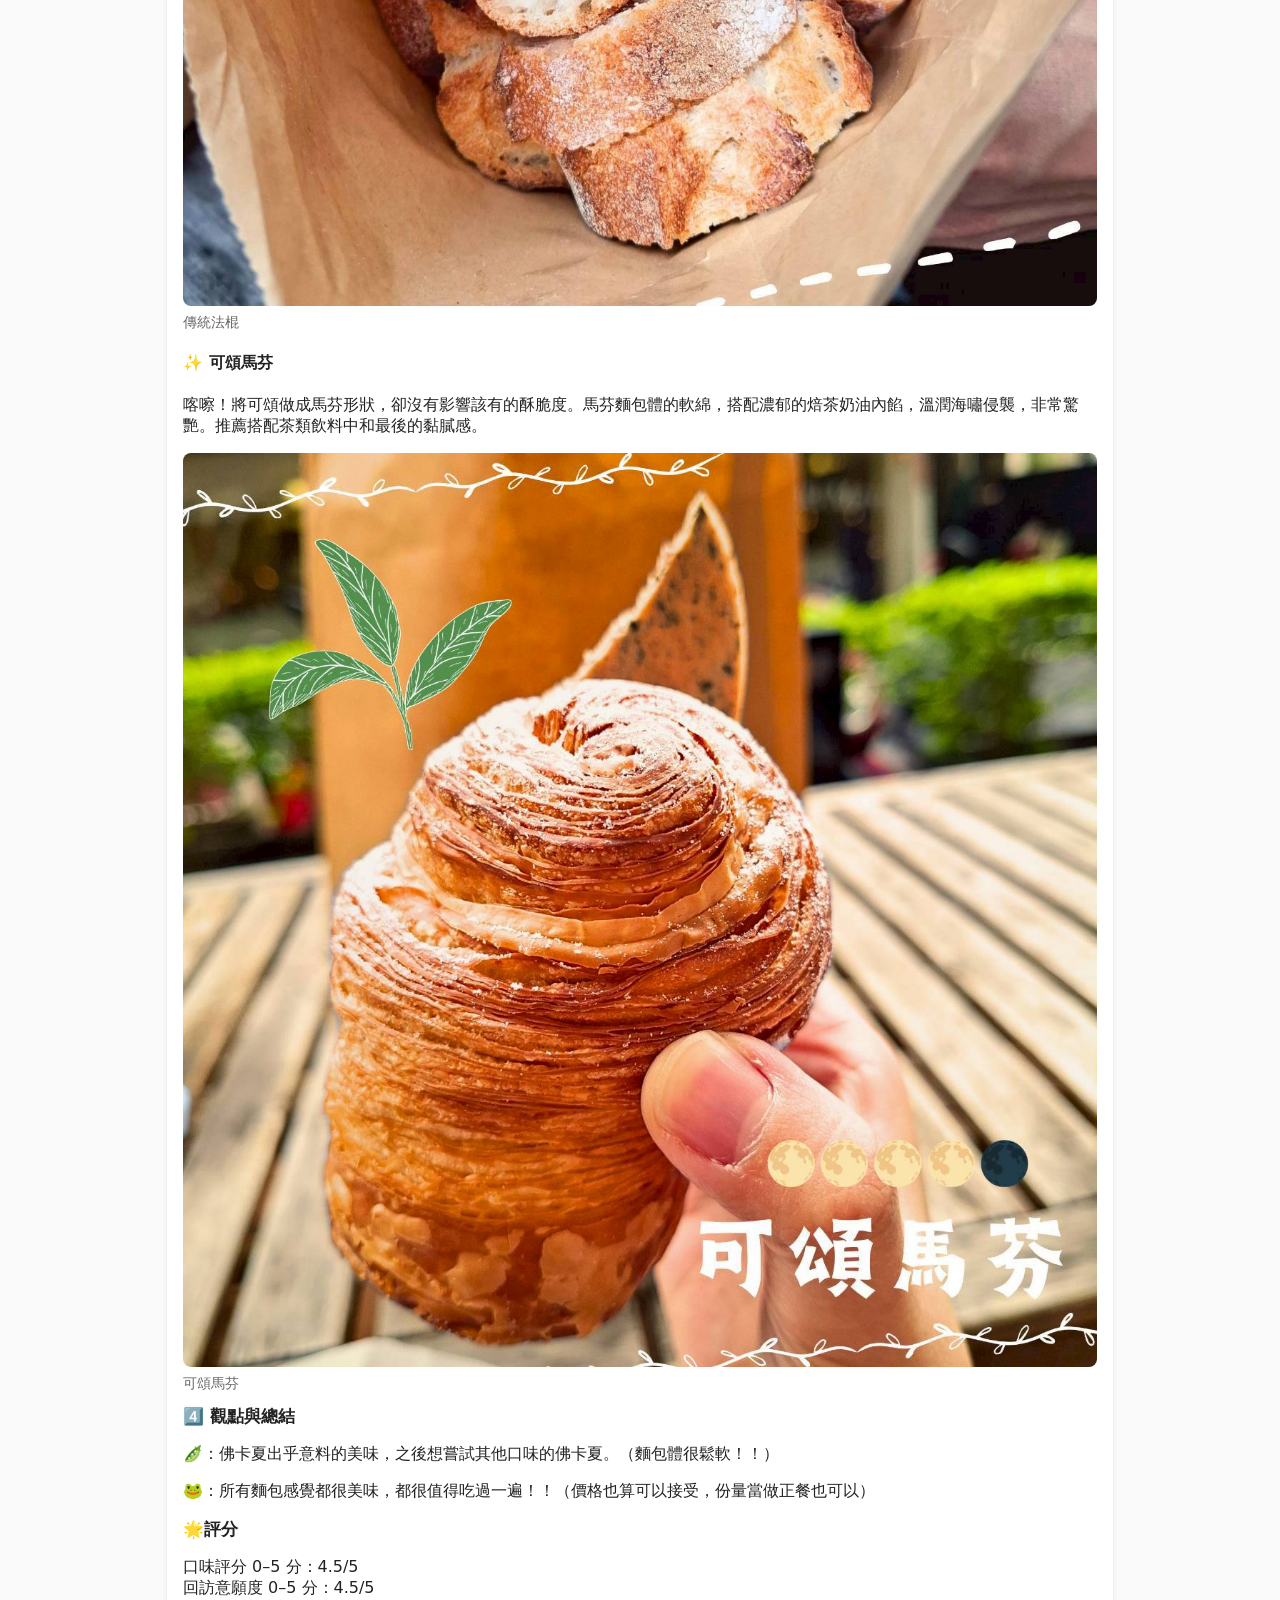
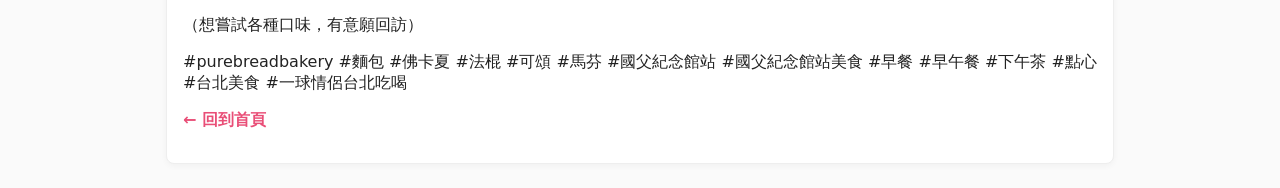
<file: reviews/purebread-bakery.html>
<!doctype html>
<html lang="zh-Hant">
<head>
  <meta charset="utf-8">
  <meta name="viewport" content="width=device-width,initial-scale=1" />
  <title>Purebread Bakery — 美食評論</title>
  <link rel="stylesheet" href="../css/style.css">
</head>
<body>
  <main class="container">
    <article class="card">
      <h2>Purebread Bakery</h2>
      <div class="meta">地點：台北市大安區光復南路308巷21號 · 類別：歐式麵包店 · 2025/12/26 · <span class="rating">評分：4.5★</span></div>

      <h3>1️⃣ 基本資料</h3>
      <ul>
        <li>餐廳名稱：Purebread Bakery</li>
        <li>地點：台北市大安區光復南路308巷21號（鄰近捷運國父紀念館站）</li>
        <li>價位區間：NT$60–NT$250</li>
        <li>營業時段：10:00–20:00</li>
        <li>是否需訂位：無</li>
      </ul>

      <h3>2️⃣ 餐廳飲食類型與整體環境</h3>
      <p>餐廳飲食類型：歐式麵包店</p>
      <p>目標客群：歐式麵包愛好者、日常早餐午餐</p>
      <p>總體環境氣氛：簡約白色系歐洲風格，有戶外木造長桌椅，可以悠閒享受美食。</p>
      <figure>
        <img src="purebread-bakery_storefront.jpg" alt="Purebread Bakery 店面" />
        <figcaption>Purebread Bakery 店面</figcaption>
      </figure>

      <h3>3️⃣ 餐點評價</h3>
      <h4>✨️ 蕃茄起司佛卡夏</h4>
      <p>好柔軟啊！番茄起司的風味不算重鹹，淡淡地承托麵包本身。一口接一口不會感到厭倦，適合當作平日中餐，忙碌生活的救星。</p>
      <figure>
        <img src="purebread-bakery_focaccia.jpg" alt="蕃茄起司佛卡夏" />
        <figcaption>蕃茄起司佛卡夏</figcaption>
      </figure>

      <h4>✨️ 傳統法棍</h4>
      <p>外酥內軟、乾香四溢。不僅適合單吃，也很適合搭配培根之類的配菜，不搶味。切片後的大小一口吃剛好，不會有野蠻的吃飯畫面破壞形象。</p>
      <figure>
        <img src="purebread-bakery_baguette.jpg" alt="傳統法棍" />
        <figcaption>傳統法棍</figcaption>
      </figure>

      <h4>✨️ 可頌馬芬</h4>
      <p>喀嚓！將可頌做成馬芬形狀，卻沒有影響該有的酥脆度。馬芬麵包體的軟綿，搭配濃郁的焙茶奶油內餡，溫潤海嘯侵襲，非常驚艷。推薦搭配茶類飲料中和最後的黏膩感。</p>
      <figure>
        <img src="purebread-bakery_cruffin.jpg" alt="可頌馬芬" />
        <figcaption>可頌馬芬</figcaption>
      </figure>

      <h3>4️⃣ 觀點與總結</h3>
      <p>🫛：佛卡夏出乎意料的美味，之後想嘗試其他口味的佛卡夏。（麵包體很鬆軟！！）</p>
      <p>🐸：所有麵包感覺都很美味，都很值得吃過一遍！！（價格也算可以接受，份量當做正餐也可以）</p>

      <h3>🌟評分</h3>
      <p>口味評分 0–5 分：4.5/5<br>回訪意願度 0–5 分：4.5/5</p>
      <p>（想嘗試各種口味，有意願回訪）</p>

      <p class="muted">#purebreadbakery #麵包 #佛卡夏 #法棍 #可頌 #馬芬 #國父紀念館站 #國父紀念館站美食 #早餐 #早午餐 #下午茶 #點心 #台北美食 #一球情侶台北吃喝</p>

      <p><a href="../index.html">← 回到首頁</a></p>
    </article>
  </main>
</body>
</html>
</file>
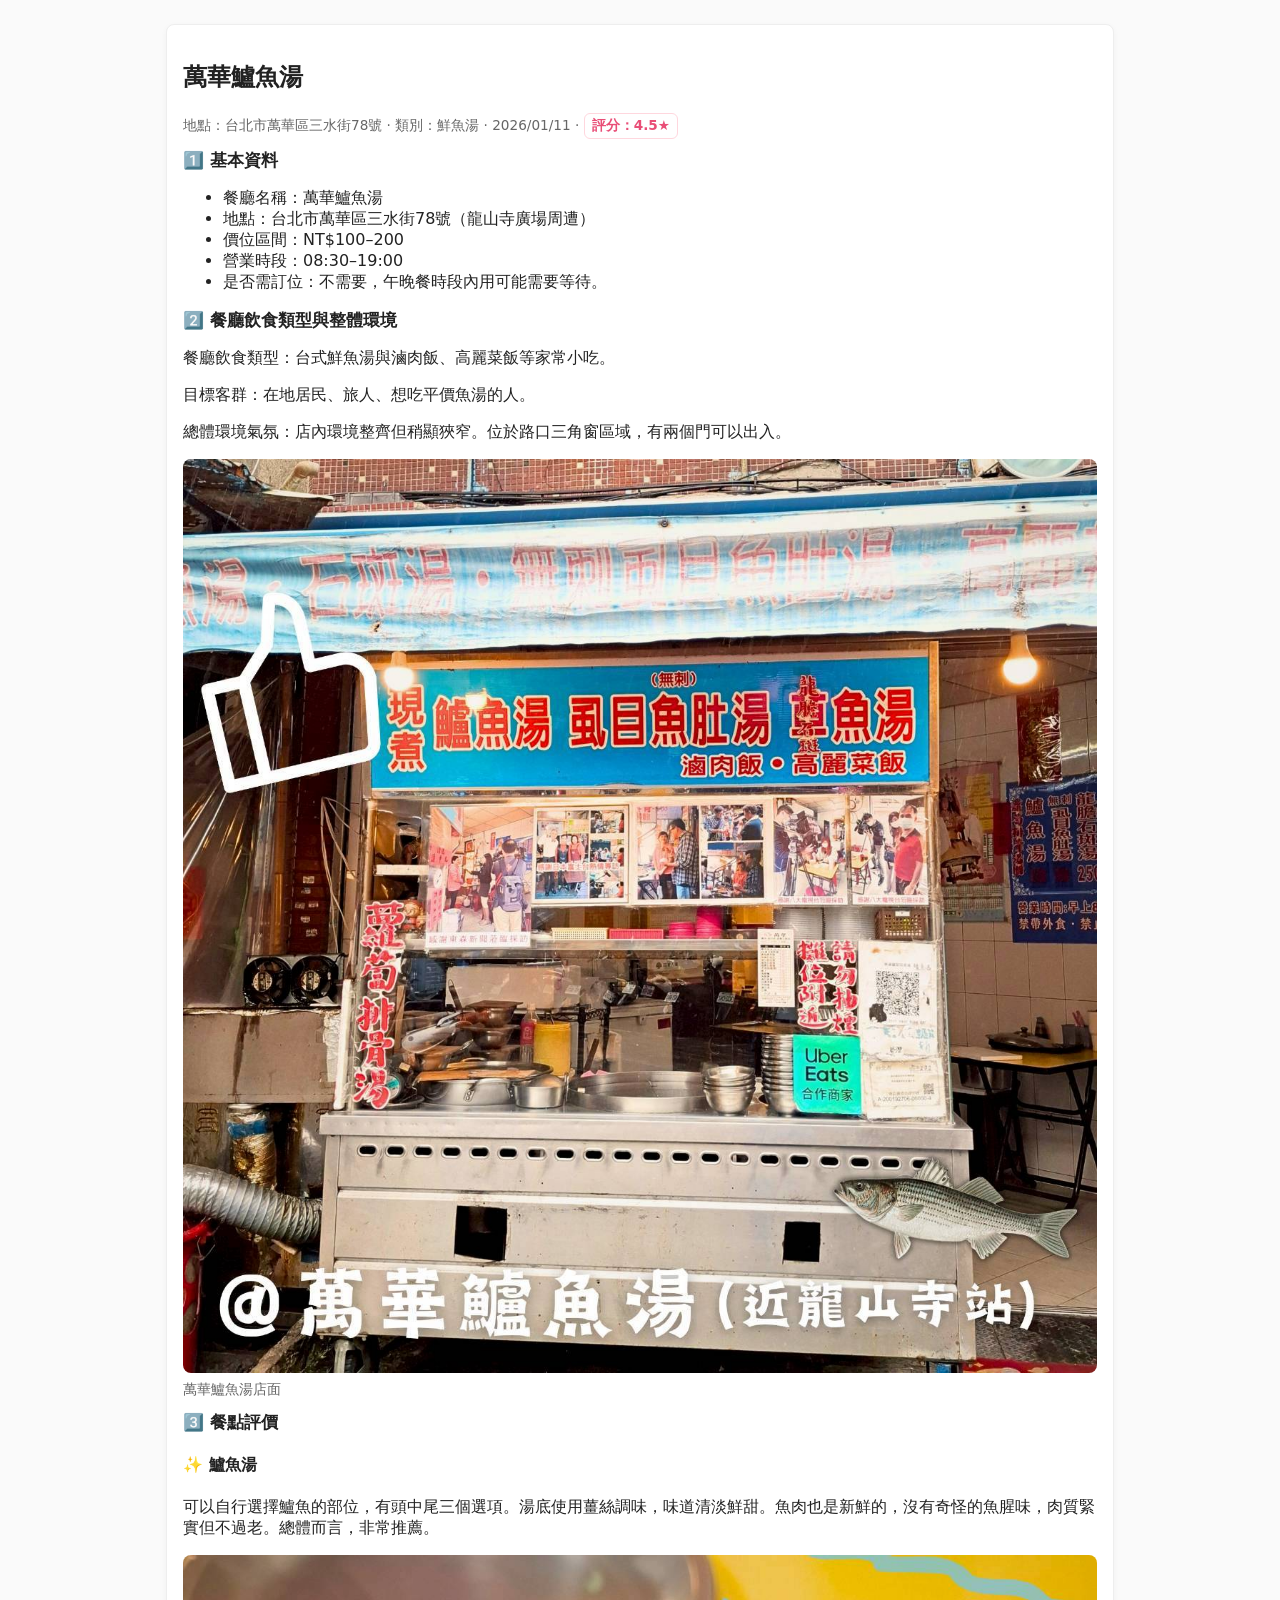
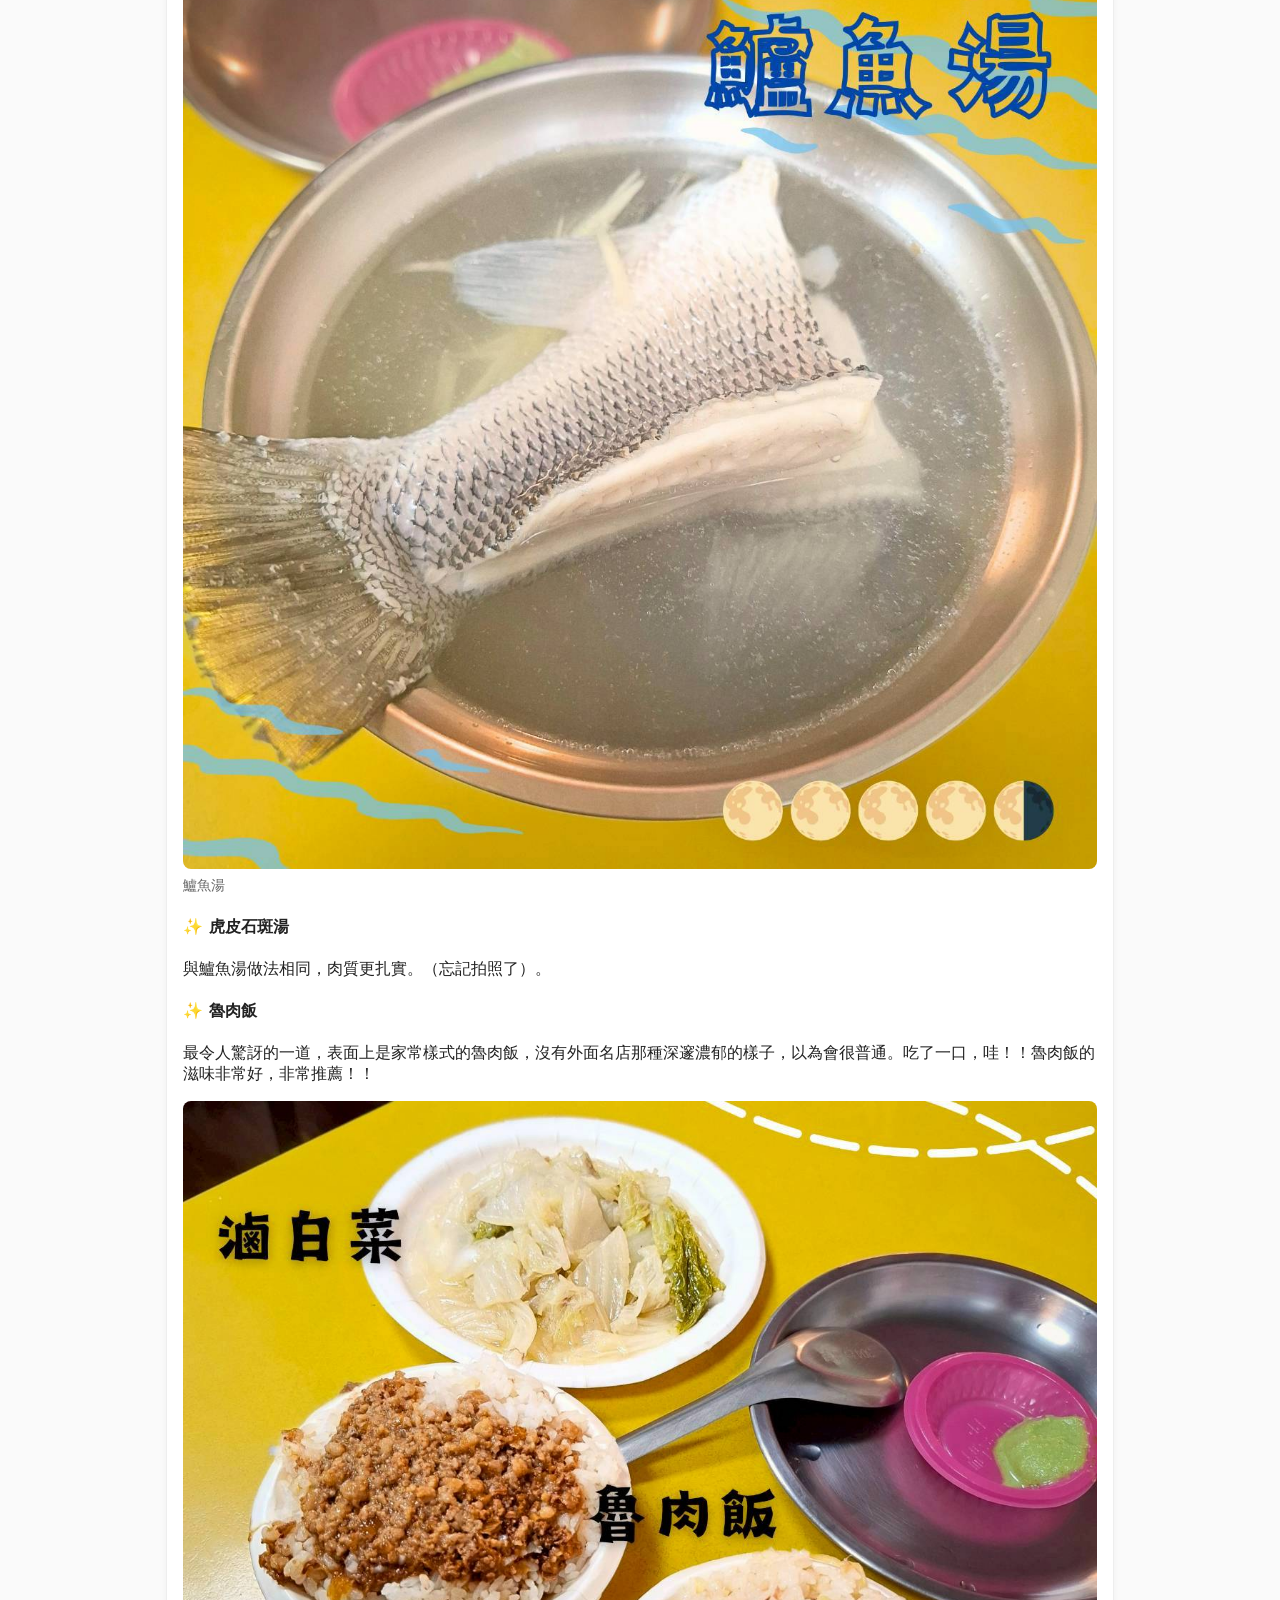
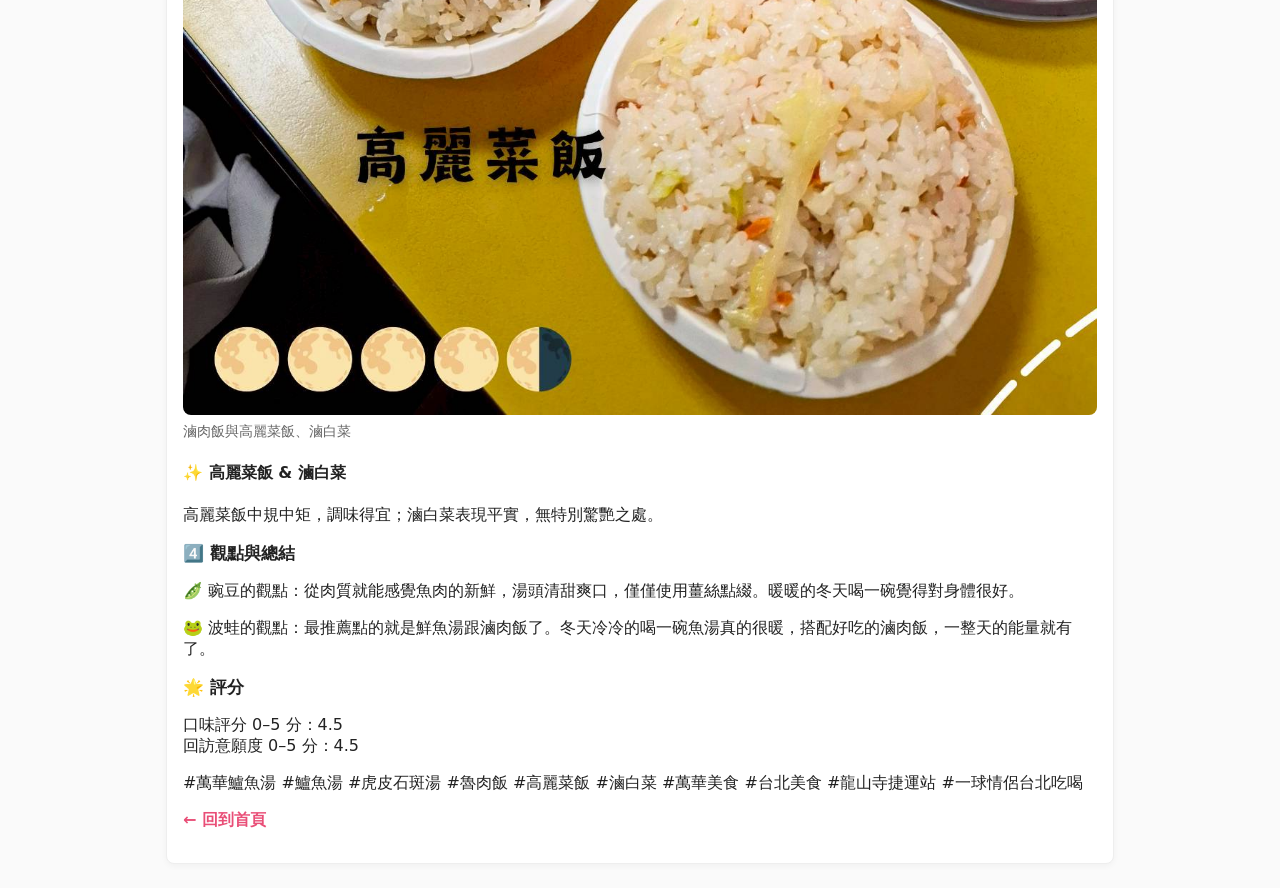
<file: reviews/wanhua-luyutang.html>
<!doctype html>
<html lang="zh-Hant">
<head>
  <meta charset="utf-8">
  <meta name="viewport" content="width=device-width,initial-scale=1" />
  <title>萬華鱸魚湯 — 美食評論</title>
  <link rel="stylesheet" href="../css/style.css">
</head>
<body>
  <main class="container">
    <article class="card">
      <h2>萬華鱸魚湯</h2>
      <div class="meta">地點：台北市萬華區三水街78號 · 類別：鮮魚湯 · 2026/01/11 · <span class="rating">評分：4.5★</span></div>

      <h3>1️⃣ 基本資料</h3>
      <ul>
        <li>餐廳名稱：萬華鱸魚湯</li>
        <li>地點：台北市萬華區三水街78號（龍山寺廣場周遭）</li>
        <li>價位區間：NT$100–200</li>
        <li>營業時段：08:30–19:00</li>
        <li>是否需訂位：不需要，午晚餐時段內用可能需要等待。</li>
      </ul>

      <h3>2️⃣ 餐廳飲食類型與整體環境</h3>
      <p>餐廳飲食類型：台式鮮魚湯與滷肉飯、高麗菜飯等家常小吃。</p>
      <p>目標客群：在地居民、旅人、想吃平價魚湯的人。</p>
      <p>總體環境氣氛：店內環境整齊但稍顯狹窄。位於路口三角窗區域，有兩個門可以出入。</p>
      <figure>
        <img src="wanhua-luyutang_storefront.jpg" alt="萬華鱸魚湯店面" />
        <figcaption>萬華鱸魚湯店面</figcaption>
      </figure>

      <h3>3️⃣ 餐點評價</h3>
      <h4>✨️ 鱸魚湯</h4>
      <p>可以自行選擇鱸魚的部位，有頭中尾三個選項。湯底使用薑絲調味，味道清淡鮮甜。魚肉也是新鮮的，沒有奇怪的魚腥味，肉質緊實但不過老。總體而言，非常推薦。</p>
      <figure>
        <img src="wanhua-luyutang_fishsoup.jpg" alt="鱸魚湯" />
        <figcaption>鱸魚湯</figcaption>
      </figure>

      <h4>✨️ 虎皮石斑湯</h4>
      <p>與鱸魚湯做法相同，肉質更扎實。（忘記拍照了）。</p>

      <h4>✨️ 魯肉飯</h4>
      <p>最令人驚訝的一道，表面上是家常樣式的魯肉飯，沒有外面名店那種深邃濃郁的樣子，以為會很普通。吃了一口，哇！！魯肉飯的滋味非常好，非常推薦！！</p>
      <figure>
        <img src="wanhua-luyutang_riceandother.jpg" alt="滷肉飯與高麗菜飯、滷白菜" />
        <figcaption>滷肉飯與高麗菜飯、滷白菜</figcaption>
      </figure>

      <h4>✨️ 高麗菜飯 & 滷白菜</h4>
      <p>高麗菜飯中規中矩，調味得宜；滷白菜表現平實，無特別驚艷之處。</p>

      <h3>4️⃣ 觀點與總結</h3>
      <p>🫛 豌豆的觀點：從肉質就能感覺魚肉的新鮮，湯頭清甜爽口，僅僅使用薑絲點綴。暖暖的冬天喝一碗覺得對身體很好。</p>
      <p>🐸 波蛙的觀點：最推薦點的就是鮮魚湯跟滷肉飯了。冬天冷冷的喝一碗魚湯真的很暖，搭配好吃的滷肉飯，一整天的能量就有了。</p>

      <h3>🌟 評分</h3>
      <p>口味評分 0–5 分：4.5<br>回訪意願度 0–5 分：4.5</p>

      <p class="muted">#萬華鱸魚湯 #鱸魚湯 #虎皮石斑湯 #魯肉飯 #高麗菜飯 #滷白菜 #萬華美食 #台北美食 #龍山寺捷運站 #一球情侶台北吃喝</p>

      <p><a href="../index.html">← 回到首頁</a></p>
    </article>
  </main>
</body>
</html>
</file>
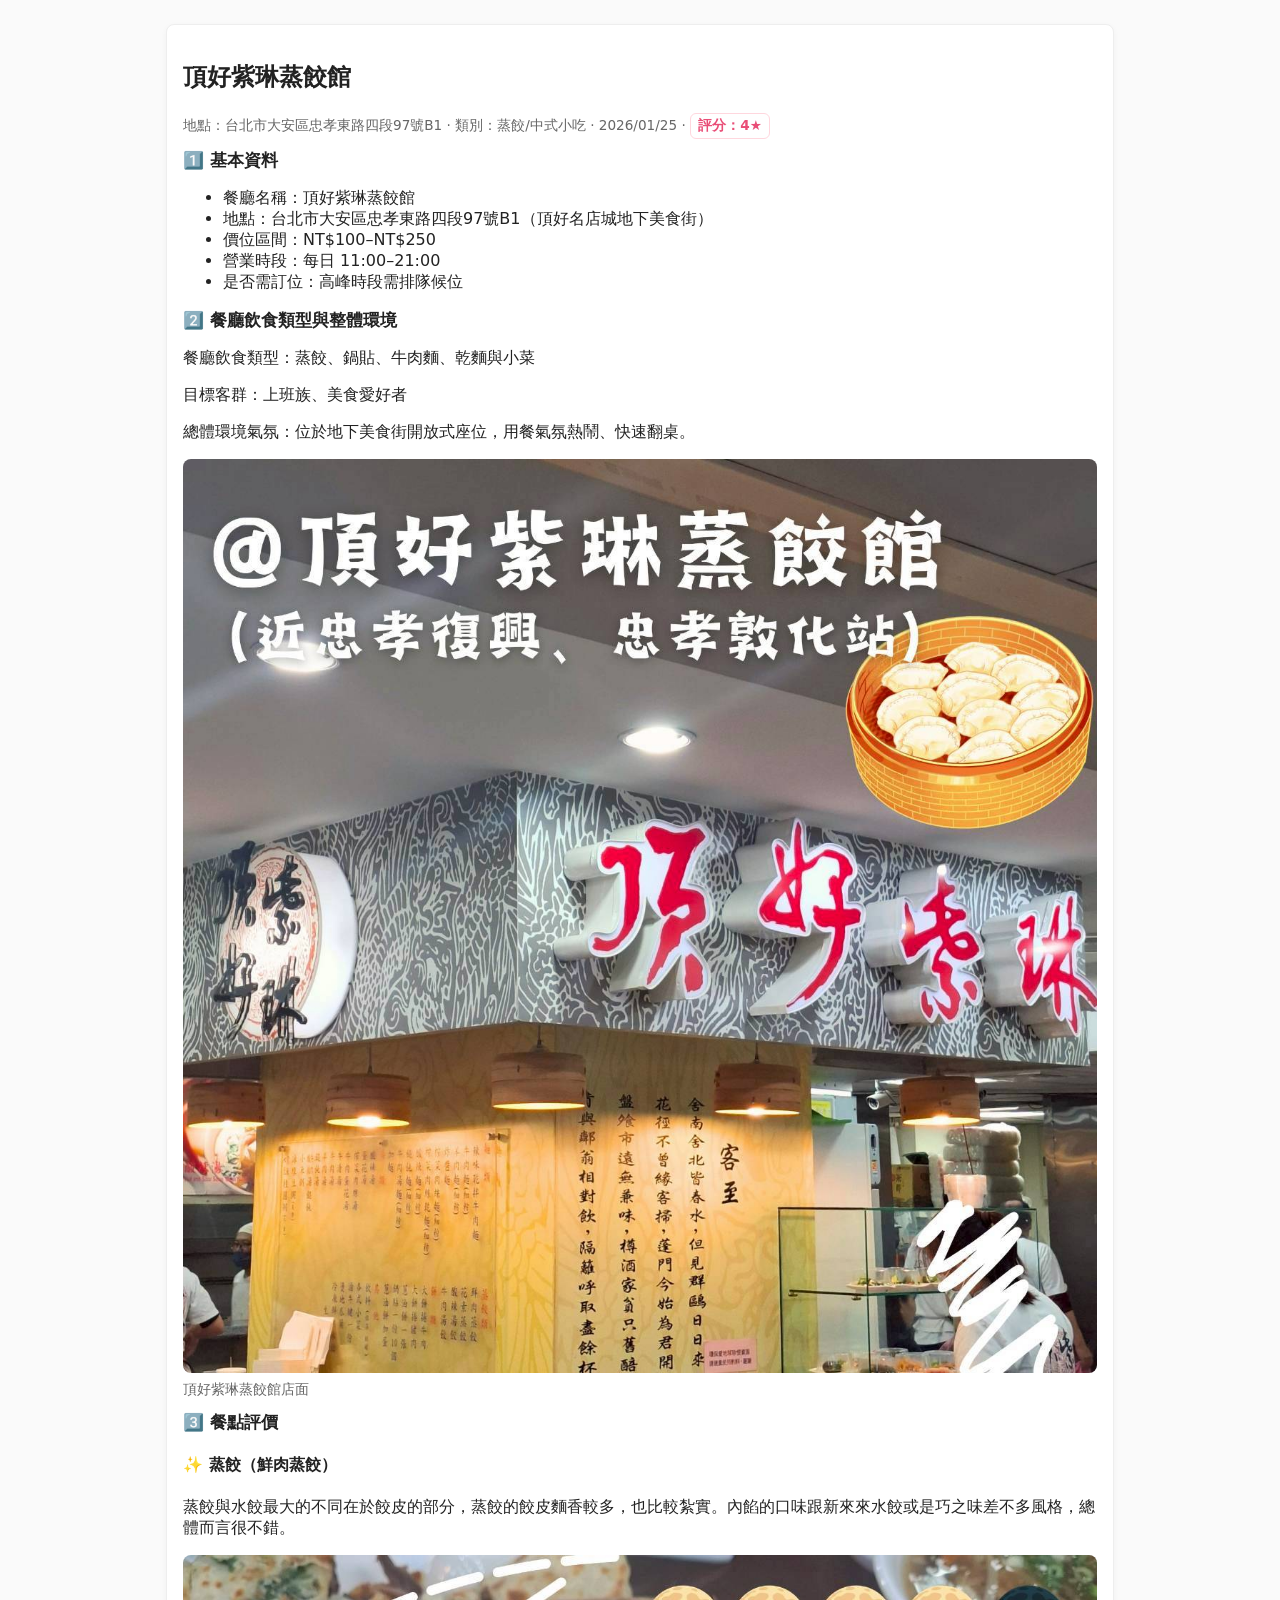
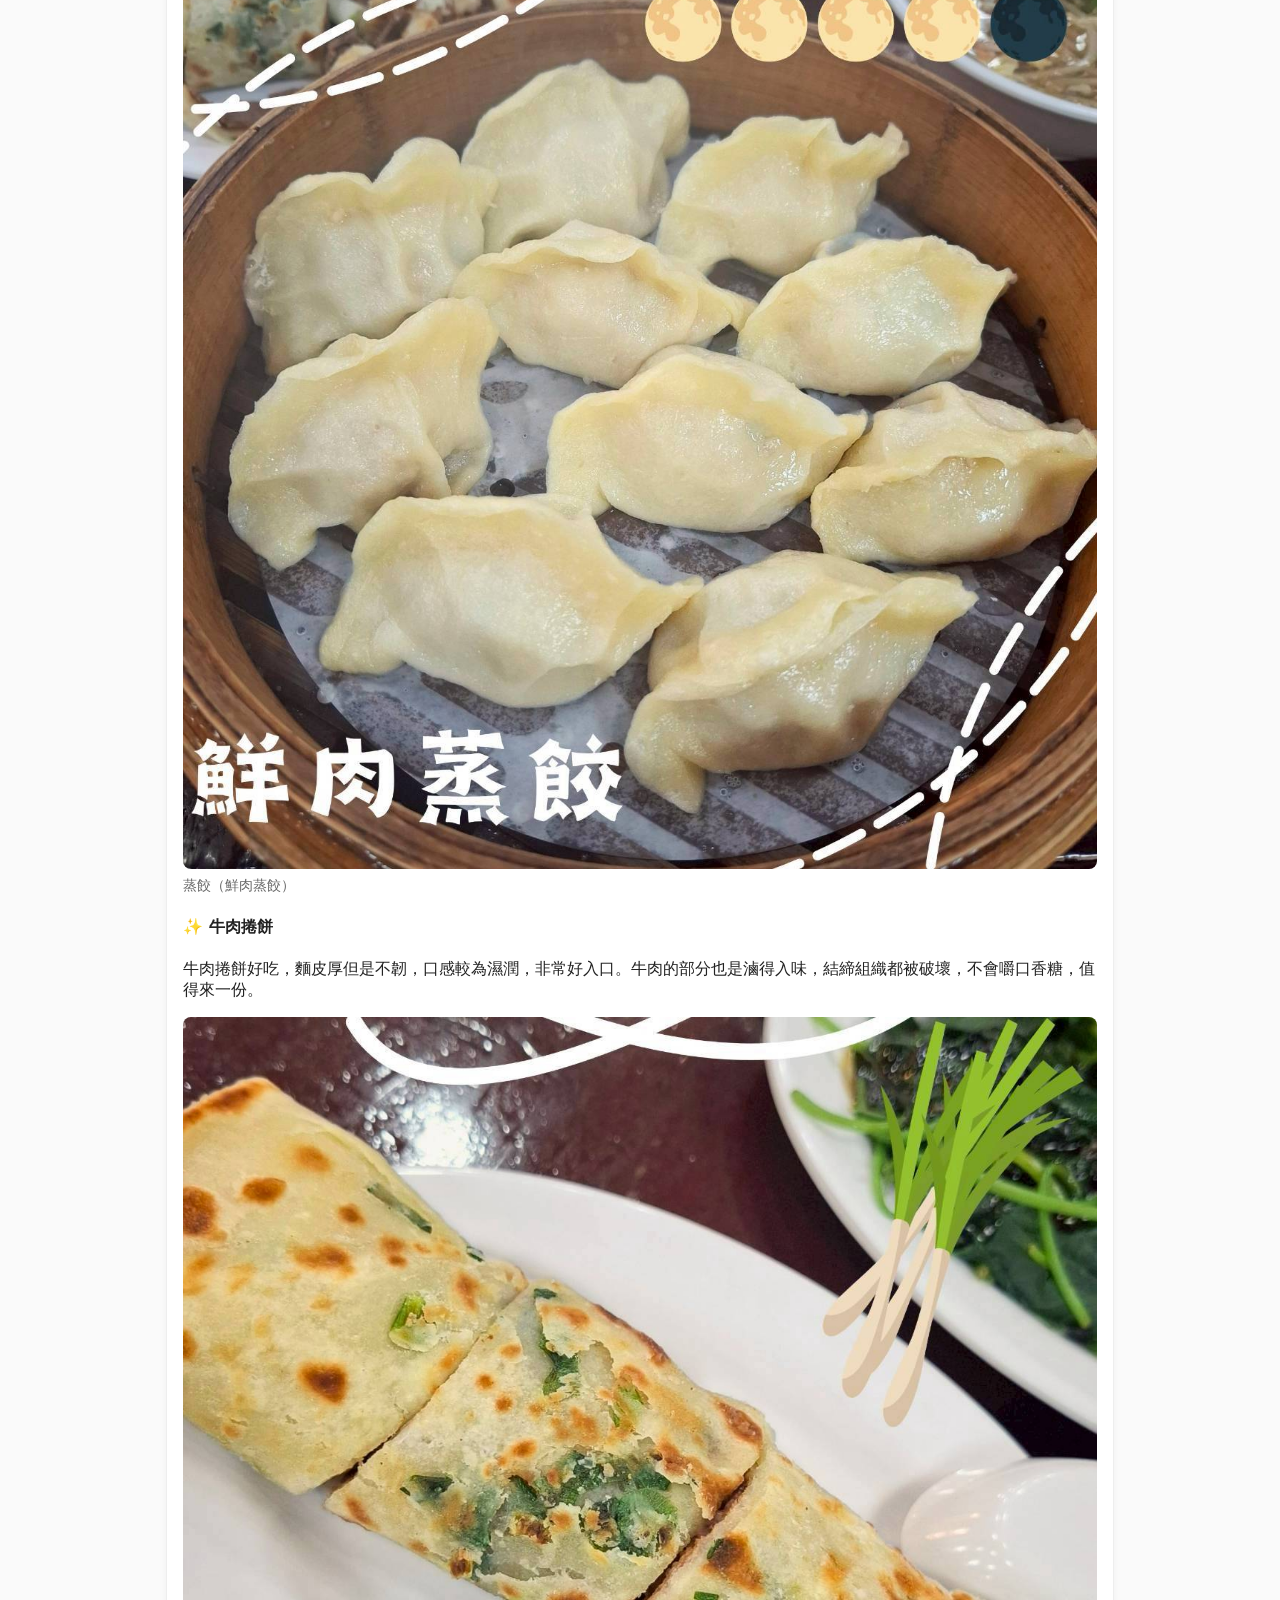
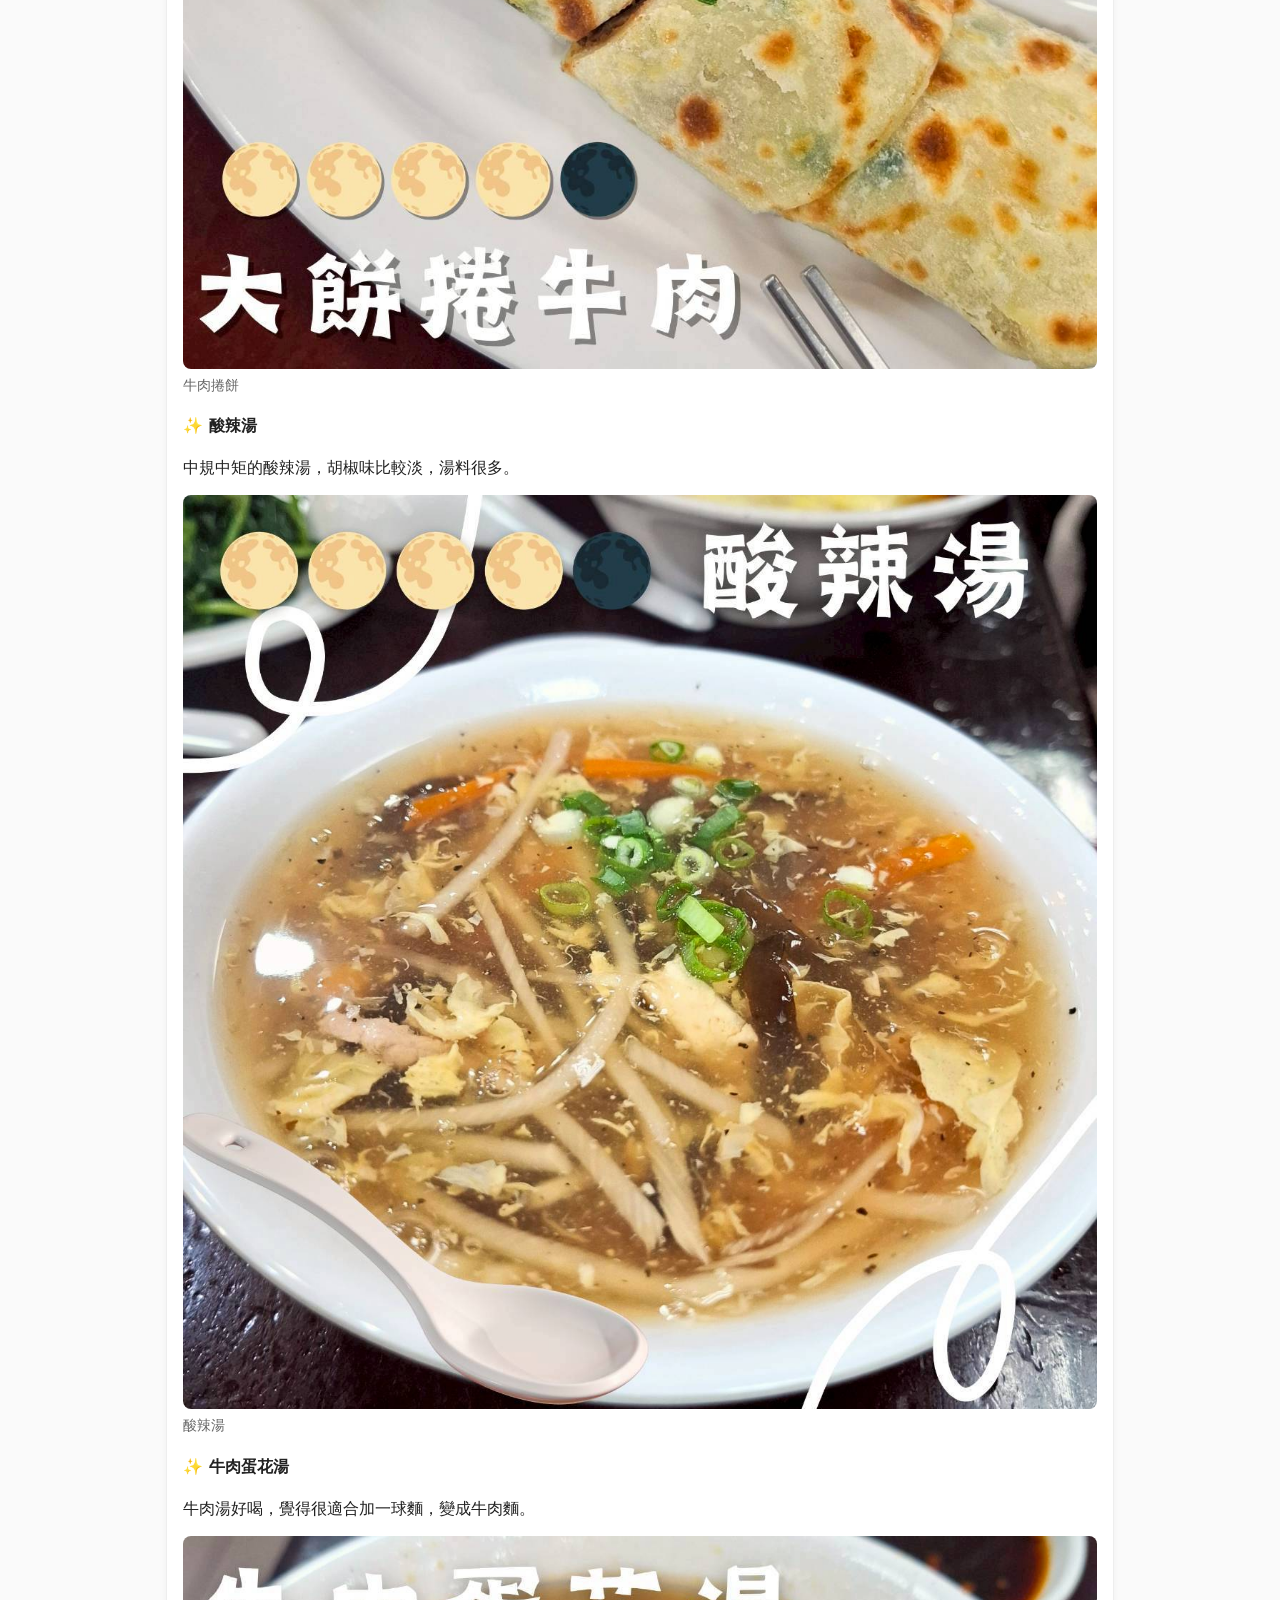
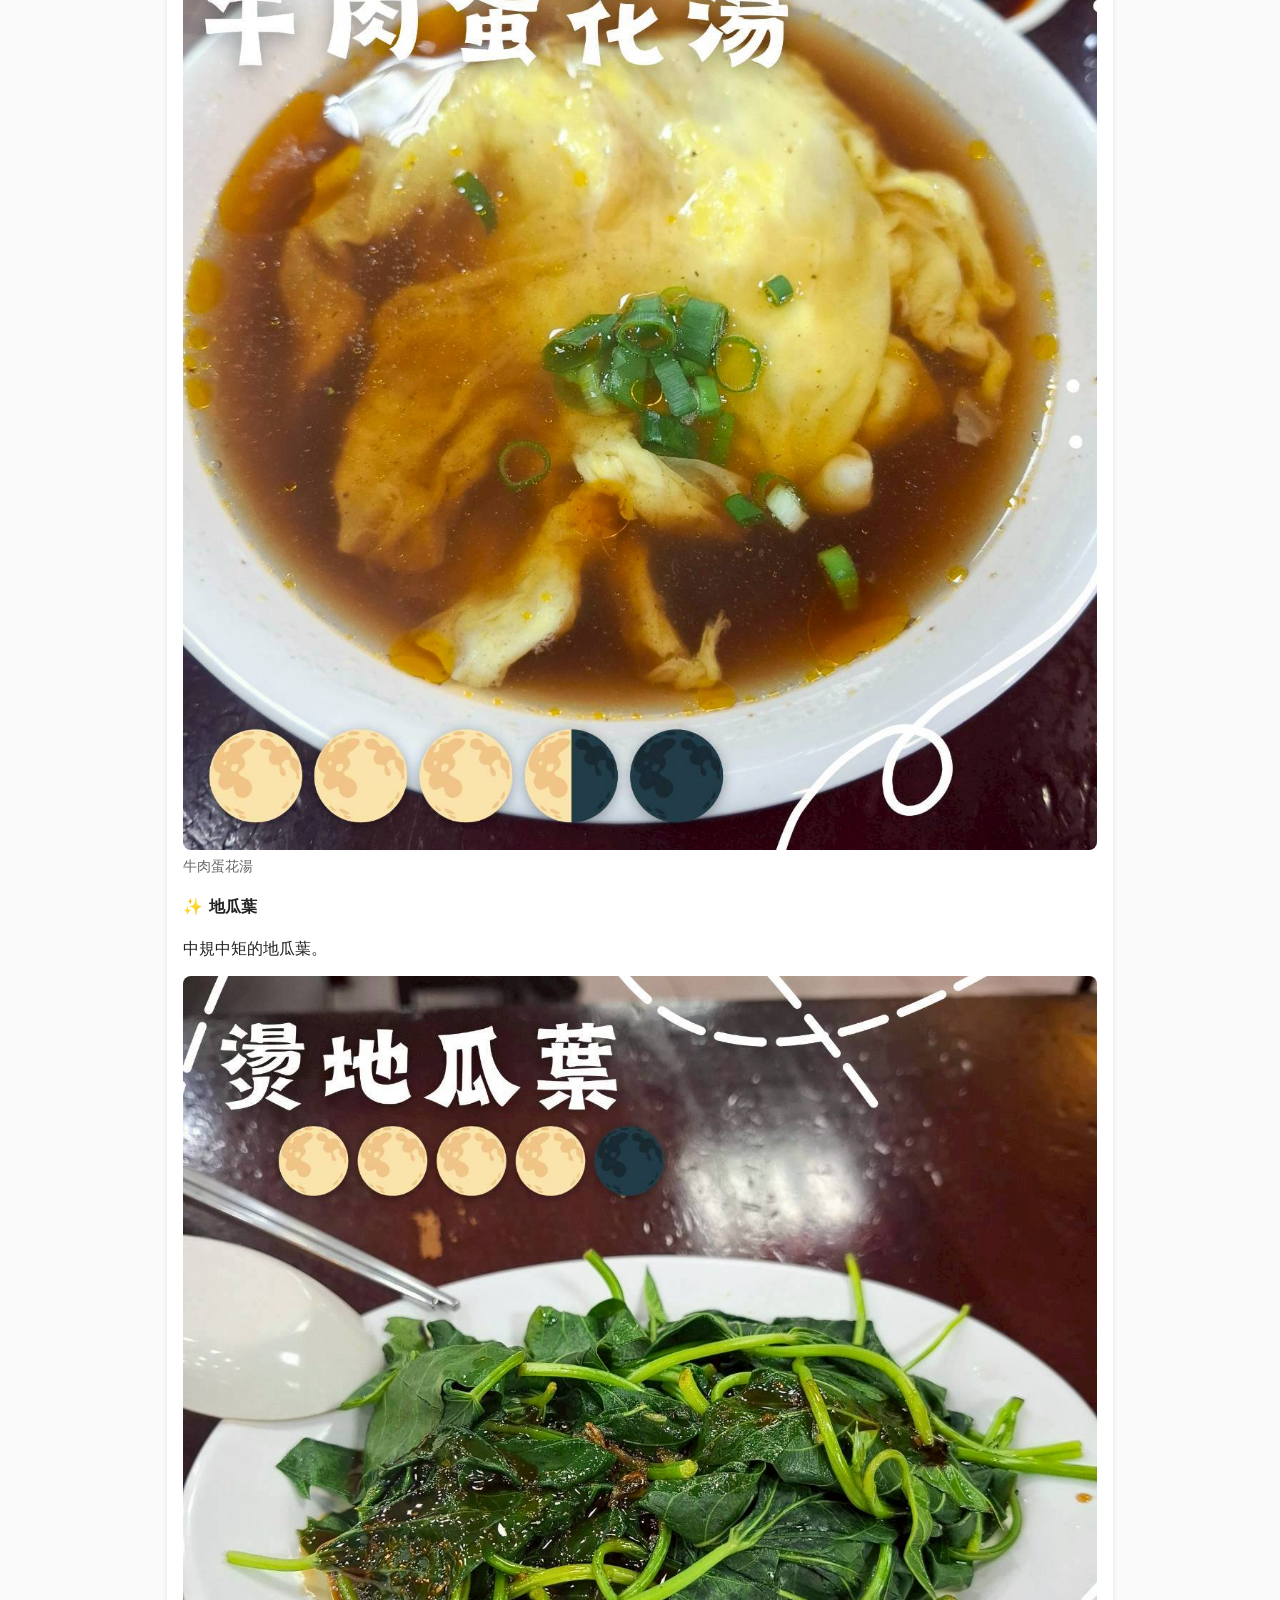
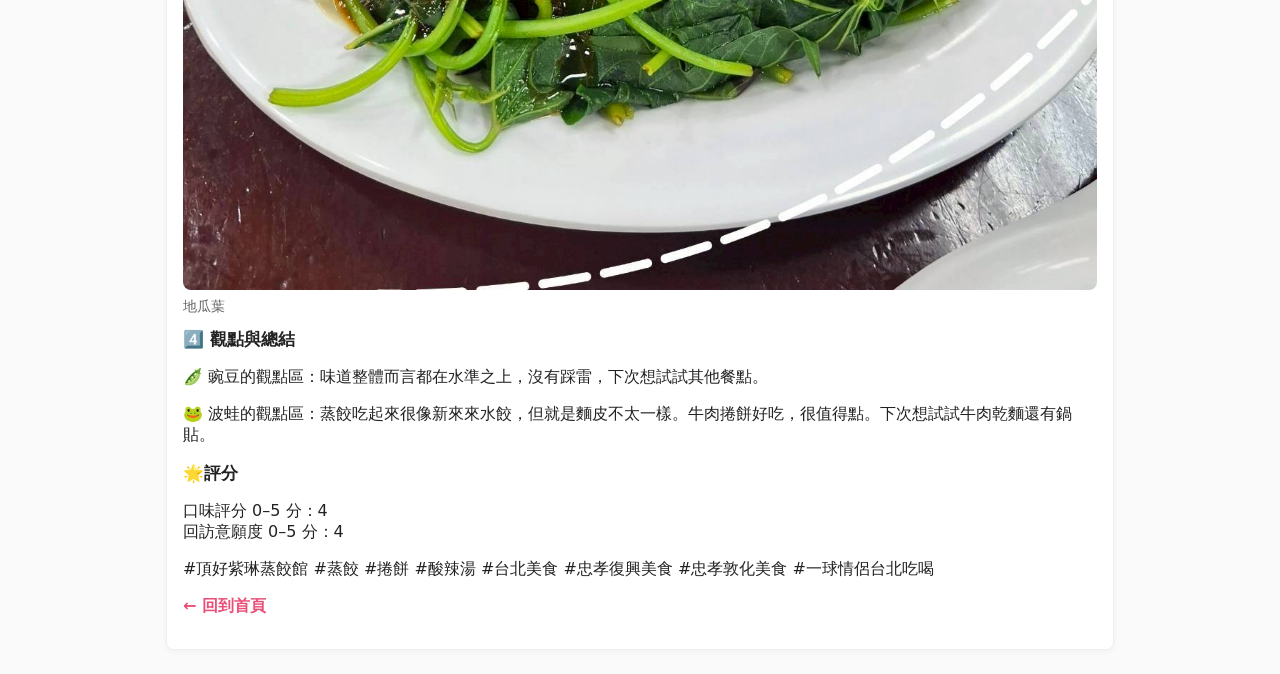
<file: reviews/zilin-dumplings.html>
<!doctype html>
<html lang="zh-Hant">
<head>
  <meta charset="utf-8">
  <meta name="viewport" content="width=device-width,initial-scale=1" />
  <title>頂好紫琳蒸餃館 — 美食評論</title>
  <link rel="stylesheet" href="../css/style.css">
</head>
<body>
  <main class="container">
    <article class="card">
      <h2>頂好紫琳蒸餃館</h2>
      <div class="meta">地點：台北市大安區忠孝東路四段97號B1 · 類別：蒸餃/中式小吃 · 2026/01/25 · <span class="rating">評分：4★</span></div>

      <h3>1️⃣ 基本資料</h3>
      <ul>
        <li>餐廳名稱：頂好紫琳蒸餃館</li>
        <li>地點：台北市大安區忠孝東路四段97號B1（頂好名店城地下美食街）</li>
        <li>價位區間：NT$100–NT$250</li>
        <li>營業時段：每日 11:00–21:00</li>
        <li>是否需訂位：高峰時段需排隊候位</li>
      </ul>

      <h3>2️⃣ 餐廳飲食類型與整體環境</h3>
      <p>餐廳飲食類型：蒸餃、鍋貼、牛肉麵、乾麵與小菜</p>
      <p>目標客群：上班族、美食愛好者</p>
      <p>總體環境氣氛：位於地下美食街開放式座位，用餐氣氛熱鬧、快速翻桌。</p>
      <figure>
        <img src="zilin-dumplings_storefront.jpg" alt="頂好紫琳蒸餃館店面" />
        <figcaption>頂好紫琳蒸餃館店面</figcaption>
      </figure>

      <h3>3️⃣ 餐點評價</h3>
      <h4>✨️ 蒸餃（鮮肉蒸餃）</h4>
      <p>蒸餃與水餃最大的不同在於餃皮的部分，蒸餃的餃皮麵香較多，也比較紮實。內餡的口味跟新來來水餃或是巧之味差不多風格，總體而言很不錯。</p>
      <figure>
        <img src="zilin-dumplings_dumplings.jpg" alt="蒸餃（鮮肉蒸餃）" />
        <figcaption>蒸餃（鮮肉蒸餃）</figcaption>
      </figure>

      <h4>✨️ 牛肉捲餅</h4>
      <p>牛肉捲餅好吃，麵皮厚但是不韌，口感較為濕潤，非常好入口。牛肉的部分也是滷得入味，結締組織都被破壞，不會嚼口香糖，值得來一份。</p>
      <figure>
        <img src="zilin-dumplings_beefrow.jpg" alt="牛肉捲餅" />
        <figcaption>牛肉捲餅</figcaption>
      </figure>

      <h4>✨️ 酸辣湯</h4>
      <p>中規中矩的酸辣湯，胡椒味比較淡，湯料很多。</p>
      <figure>
        <img src="zilin-dumplings_soursoup.jpg" alt="酸辣湯" />
        <figcaption>酸辣湯</figcaption>
      </figure>

      <h4>✨️ 牛肉蛋花湯</h4>
      <p>牛肉湯好喝，覺得很適合加一球麵，變成牛肉麵。</p>
      <figure>
        <img src="zilin-dumplings_beefsoupegg.jpg" alt="牛肉蛋花湯" />
        <figcaption>牛肉蛋花湯</figcaption>
      </figure>

      <h4>✨️ 地瓜葉</h4>
      <p>中規中矩的地瓜葉。</p>
      <figure>
        <img src="zilin-dumplings_vegitible.jpg" alt="地瓜葉" />
        <figcaption>地瓜葉</figcaption>
      </figure>

      <h3>4️⃣ 觀點與總結</h3>
      <p>🫛 豌豆的觀點區：味道整體而言都在水準之上，沒有踩雷，下次想試試其他餐點。</p>
      <p>🐸 波蛙的觀點區：蒸餃吃起來很像新來來水餃，但就是麵皮不太一樣。牛肉捲餅好吃，很值得點。下次想試試牛肉乾麵還有鍋貼。</p>

      <h3>🌟評分</h3>
      <p>口味評分 0–5 分：4<br>回訪意願度 0–5 分：4</p>

      <p class="muted">#頂好紫琳蒸餃館 #蒸餃 #捲餅 #酸辣湯 #台北美食 #忠孝復興美食 #忠孝敦化美食 #一球情侶台北吃喝</p>

      <p><a href="../index.html">← 回到首頁</a></p>
    </article>
  </main>
</body>
</html>
</file>
<file: css/style.css>
:root{
  --bg:#fafafa; --card:#fff; --accent:#e94e77; --muted:#666;
}
*{box-sizing:border-box}
body{font-family:Segoe UI, Roboto, 'Noto Sans TC', system-ui, -apple-system, sans-serif;background:var(--bg);color:#222;margin:0}
.site-header{background:linear-gradient(90deg,#fff 0,#ffeef1 100%);padding:2rem 1rem;border-bottom:1px solid #eee}
.site-header h1{margin:0;font-size:1.6rem}
.lead{margin:.4rem 0 0;color:var(--muted)}
.container{max-width:980px;margin:1.5rem auto;padding:0 1rem}
.controls{display:flex;gap:1rem;flex-wrap:wrap;margin-bottom:1rem;align-items:center}
.controls label{display:flex;flex-direction:column;font-size:.9rem}
.controls select,.controls input{padding:.4rem .6rem;border:1px solid #ddd;border-radius:6px;background:#fff}
.grid{display:grid;grid-template-columns:repeat(auto-fill,minmax(240px,1fr));gap:1rem}
.card{background:var(--card);border-radius:8px;padding:1rem;box-shadow:0 2px 6px rgba(0,0,0,0.04);border:1px solid #eee}
.card h3{margin:.1rem 0 .4rem;font-size:1.05rem}
.meta{font-size:.85rem;color:var(--muted);margin-bottom:.6rem}
.excerpt{color:#333;margin-bottom:.8rem}
.rating{display:inline-block;background:#fff;border:1px solid #ffd7de;color:var(--accent);padding:.2rem .45rem;border-radius:6px;font-weight:600}
.card a{color:var(--accent);text-decoration:none;font-weight:600}
.site-footer{text-align:center;padding:1rem;color:var(--muted);font-size:.9rem;border-top:1px solid #eee;margin-top:2rem}

@media (max-width:520px){.controls{flex-direction:column;align-items:stretch}}

/* Image styling for review pages */
.card img{max-width:100%;height:auto;display:block;margin:0.5rem 0;border-radius:8px}
.card figure{margin:0;}
.card figcaption{font-size:.85rem;color:var(--muted);margin-bottom:0.75rem}
</file>
